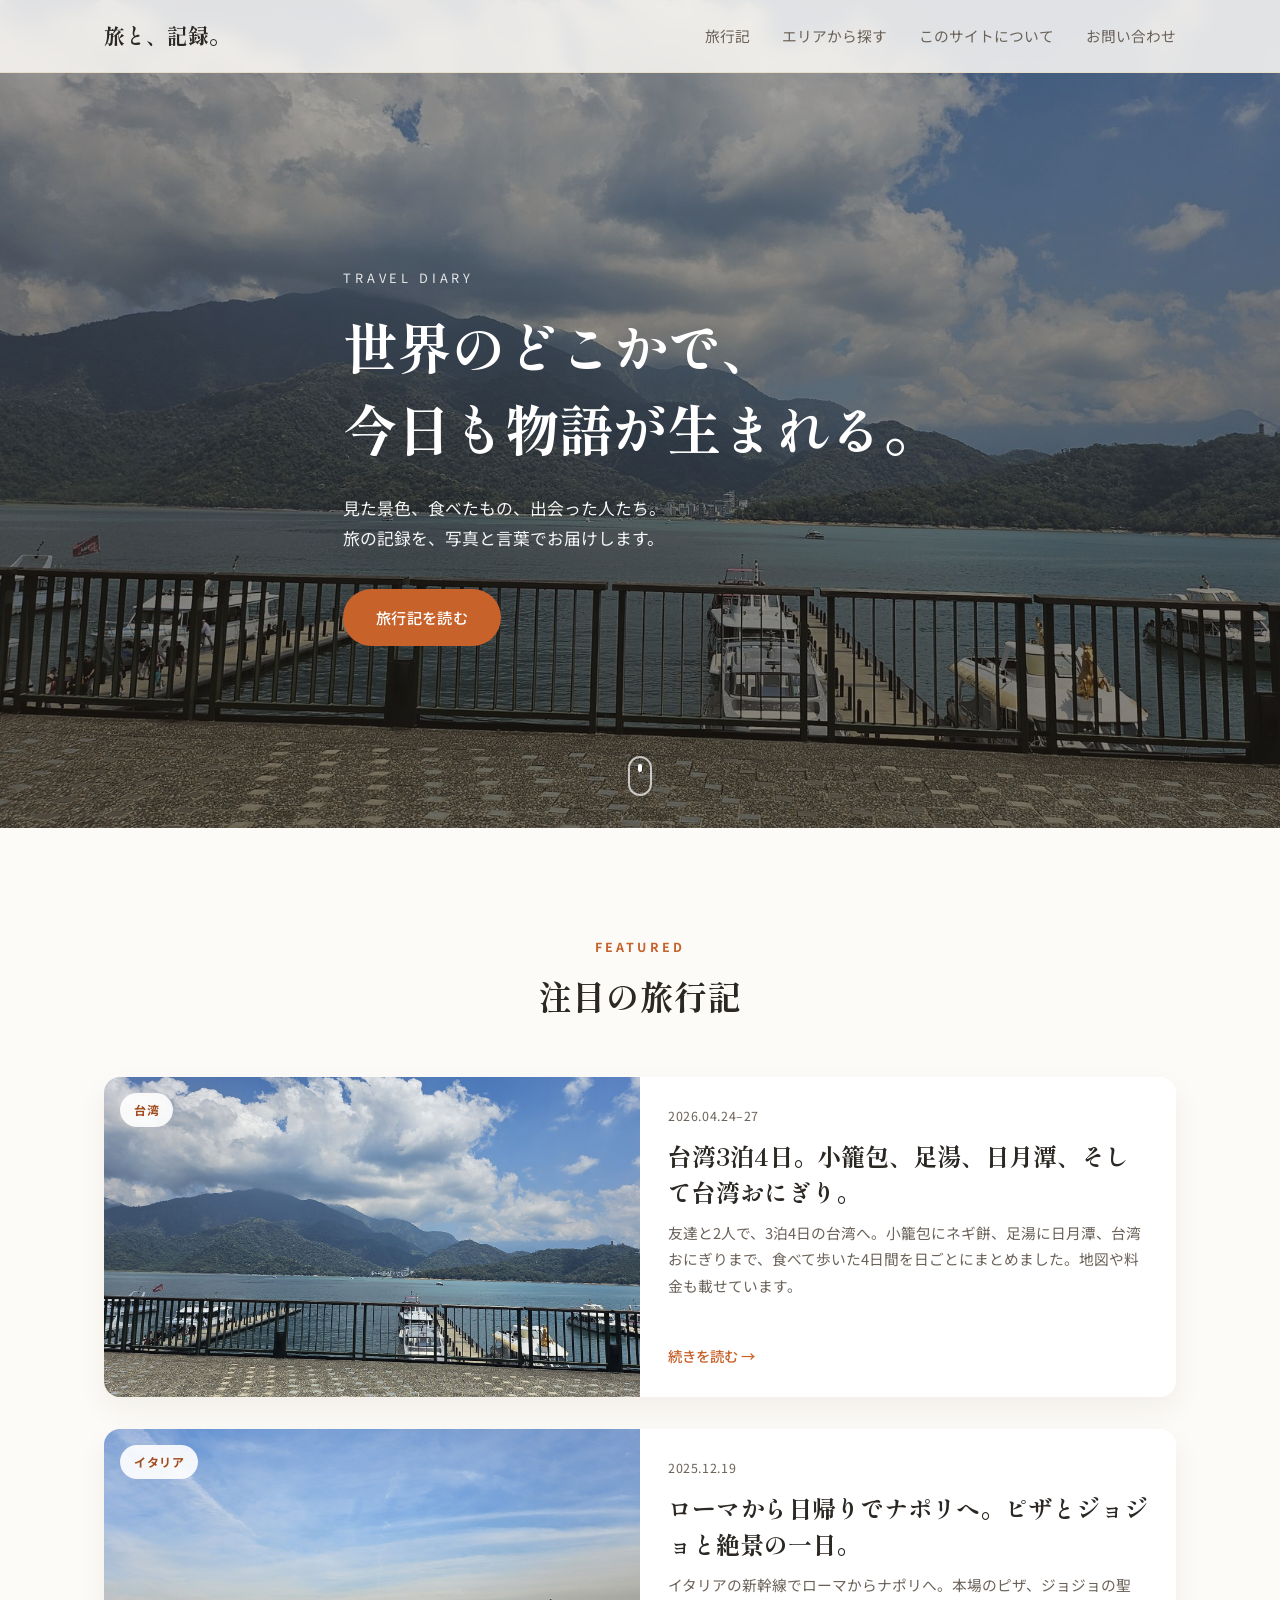
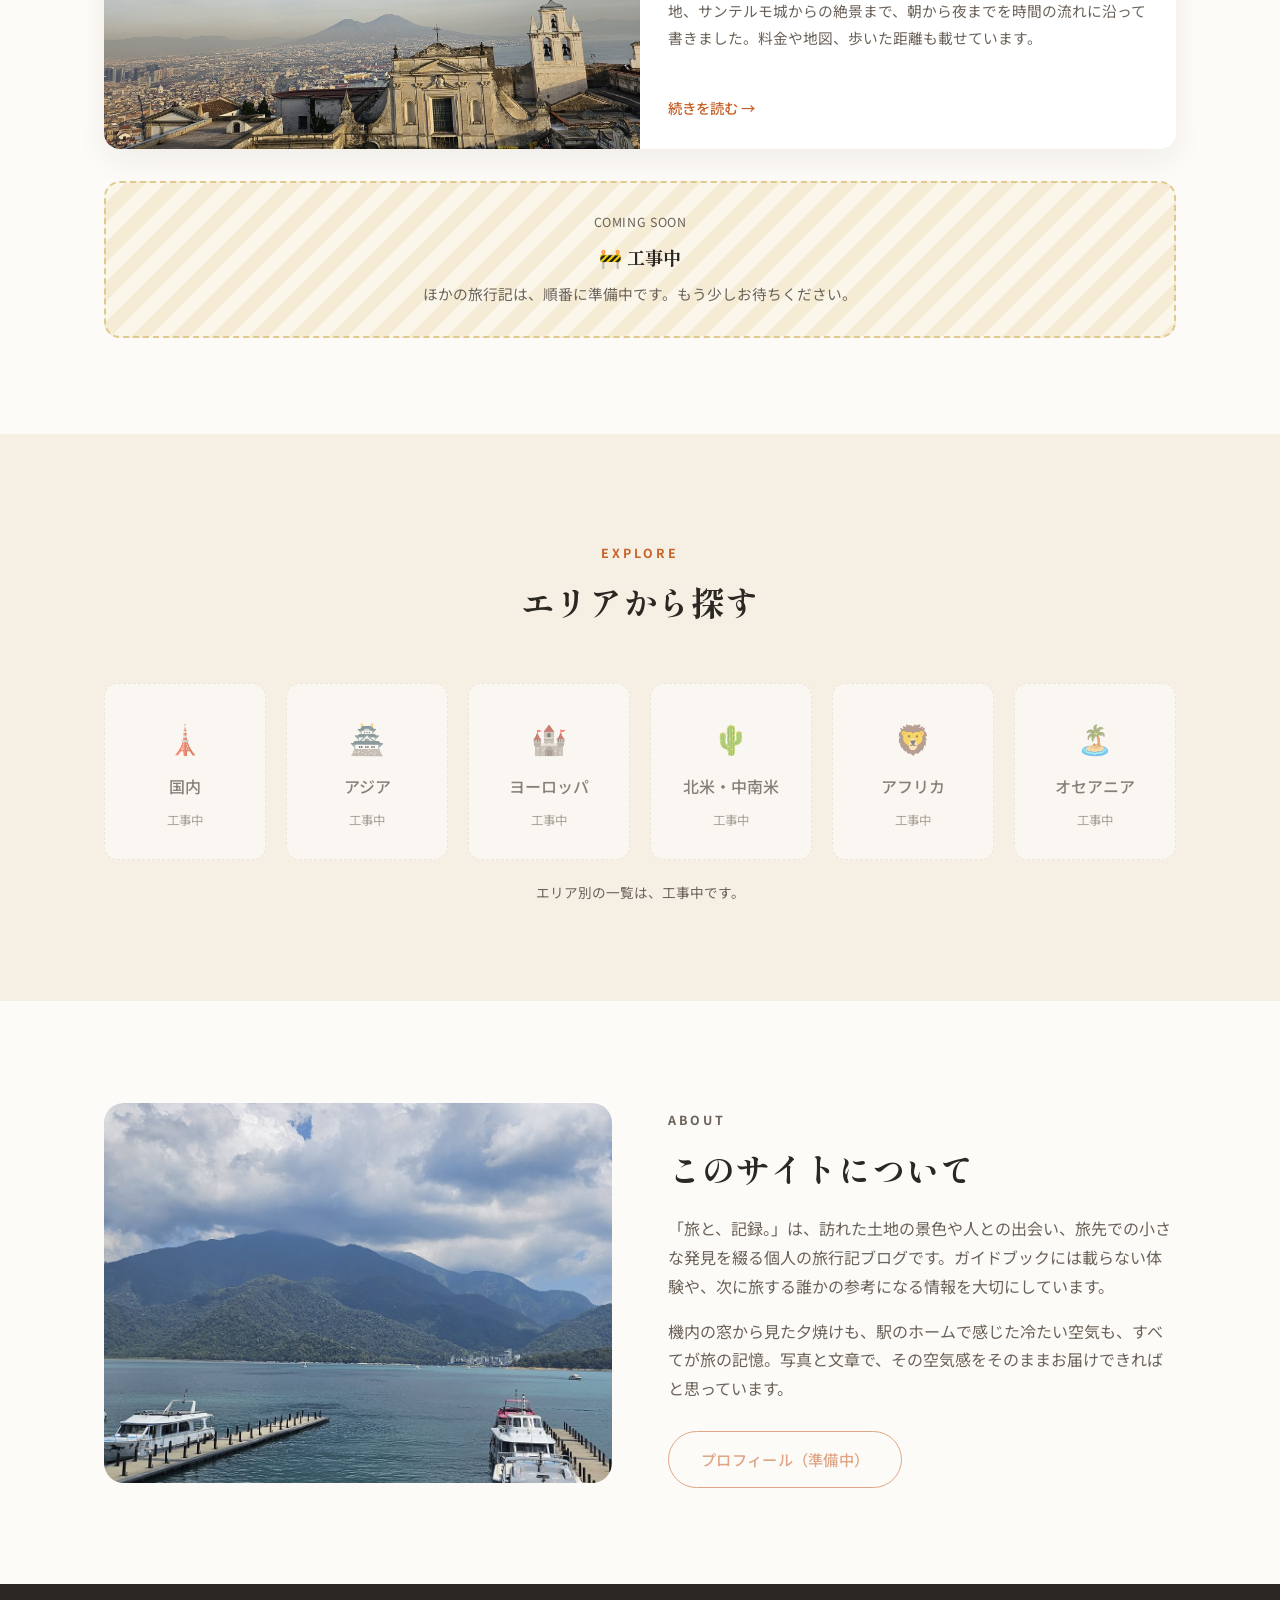
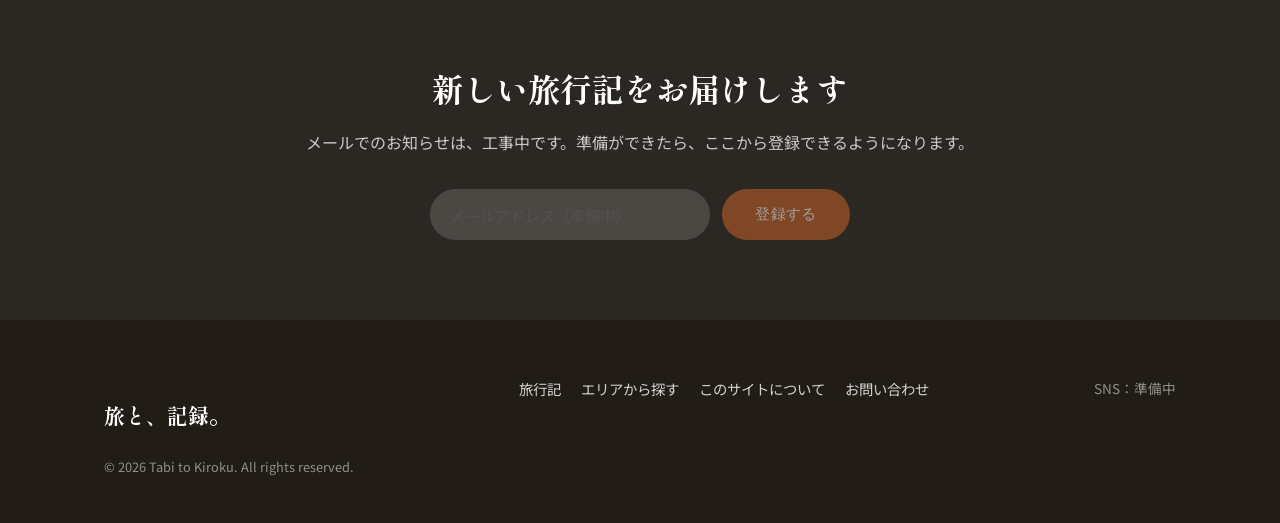
<file: index.html>
<!DOCTYPE html>
<html lang="ja">
<head>
<meta charset="UTF-8">
<meta name="viewport" content="width=device-width, initial-scale=1.0">
<title>旅と、記録。| 旅行記ブログ</title>
<link rel="preconnect" href="https://fonts.googleapis.com">
<link rel="preconnect" href="https://fonts.gstatic.com" crossorigin>
<link href="https://fonts.googleapis.com/css2?family=Shippori+Mincho:wght@500;700&family=Noto+Sans+JP:wght@400;500;700&display=swap" rel="stylesheet">
<link rel="stylesheet" href="css/style.css">
</head>
<body>

<header class="site-header">
  <div class="container header-inner">
    <a href="#top" class="logo">旅と、記録。</a>
    <nav class="nav" id="nav">
      <a href="#featured">旅行記</a>
      <a href="#destinations">エリアから探す</a>
      <a href="#about">このサイトについて</a>
      <a href="#contact">お問い合わせ</a>
    </nav>
    <button class="nav-toggle" id="navToggle" aria-label="メニューを開く" aria-expanded="false">
      <span></span><span></span><span></span>
    </button>
  </div>
</header>

<section class="hero" id="top">
  <div class="hero-bg" aria-hidden="true"></div>
  <div class="hero-content container">
    <p class="hero-eyebrow">TRAVEL DIARY</p>
    <h1>世界のどこかで、<br>今日も物語が生まれる。</h1>
    <p class="hero-lead">見た景色、食べたもの、出会った人たち。<br>旅の記録を、写真と言葉でお届けします。</p>
    <a href="#featured" class="btn btn-primary">旅行記を読む</a>
  </div>
  <a href="#featured" class="scroll-cue" aria-label="下にスクロール"><span></span></a>
</section>

<main>

  <section class="section" id="featured">
    <div class="container">
      <div class="section-head">
        <p class="section-eyebrow">FEATURED</p>
        <h2>注目の旅行記</h2>
      </div>

      <div class="card-grid">

        <article class="card card-large">
          <div class="card-media" style="background-image:url('images/Taiwan04/20260426_130929.jpg');">
            <span class="tag">台湾</span>
          </div>
          <div class="card-body">
            <p class="card-date">2026.04.24–27</p>
            <h3>台湾3泊4日。小籠包、足湯、日月潭、そして台湾おにぎり。</h3>
            <p class="card-excerpt">友達と2人で、3泊4日の台湾へ。小籠包にネギ餅、足湯に日月潭、台湾おにぎりまで、食べて歩いた4日間を日ごとにまとめました。地図や料金も載せています。</p>
            <a href="articles/taiwan04.html" class="card-link">続きを読む →</a>
          </div>
        </article>

        <article class="card card-large">
          <div class="card-media" style="background-image:url('images/Italy01/naples/20251219_150623.jpg');">
            <span class="tag">イタリア</span>
          </div>
          <div class="card-body">
            <p class="card-date">2025.12.19</p>
            <h3>ローマから日帰りでナポリへ。ピザとジョジョと絶景の一日。</h3>
            <p class="card-excerpt">イタリアの新幹線でローマからナポリへ。本場のピザ、ジョジョの聖地、サンテルモ城からの絶景まで、朝から夜までを時間の流れに沿って書きました。料金や地図、歩いた距離も載せています。</p>
            <a href="articles/italy01-naples.html" class="card-link">続きを読む →</a>
          </div>
        </article>

        <article class="card card-soon">
          <div class="card-body">
            <p class="card-date">COMING SOON</p>
            <h3>🚧 工事中</h3>
            <p class="card-excerpt">ほかの旅行記は、順番に準備中です。もう少しお待ちください。</p>
          </div>
        </article>

      </div>
    </div>
  </section>

  <section class="section section-alt" id="destinations">
    <div class="container">
      <div class="section-head">
        <p class="section-eyebrow">EXPLORE</p>
        <h2>エリアから探す</h2>
      </div>
      <div class="region-grid">
        <div class="region-card is-soon" aria-disabled="true">
          <span class="region-icon">🗼</span>
          <span class="region-name">国内</span>
          <span class="region-count">工事中</span>
        </div>
        <div class="region-card is-soon" aria-disabled="true">
          <span class="region-icon">🏯</span>
          <span class="region-name">アジア</span>
          <span class="region-count">工事中</span>
        </div>
        <div class="region-card is-soon" aria-disabled="true">
          <span class="region-icon">🏰</span>
          <span class="region-name">ヨーロッパ</span>
          <span class="region-count">工事中</span>
        </div>
        <div class="region-card is-soon" aria-disabled="true">
          <span class="region-icon">🌵</span>
          <span class="region-name">北米・中南米</span>
          <span class="region-count">工事中</span>
        </div>
        <div class="region-card is-soon" aria-disabled="true">
          <span class="region-icon">🦁</span>
          <span class="region-name">アフリカ</span>
          <span class="region-count">工事中</span>
        </div>
        <div class="region-card is-soon" aria-disabled="true">
          <span class="region-icon">🏝️</span>
          <span class="region-name">オセアニア</span>
          <span class="region-count">工事中</span>
        </div>
      </div>
      <p class="soon-note">エリア別の一覧は、工事中です。</p>
    </div>
  </section>

  <section class="section about" id="about">
    <div class="container about-inner">
      <div class="about-photo" style="background-image:url('images/Taiwan04/20260426_130937.jpg');"></div>
      <div class="about-text">
        <p class="section-eyebrow">ABOUT</p>
        <h2>このサイトについて</h2>
        <p>「旅と、記録。」は、訪れた土地の景色や人との出会い、旅先での小さな発見を綴る個人の旅行記ブログです。ガイドブックには載らない体験や、次に旅する誰かの参考になる情報を大切にしています。</p>
        <p>機内の窓から見た夕焼けも、駅のホームで感じた冷たい空気も、すべてが旅の記憶。写真と文章で、その空気感をそのままお届けできればと思っています。</p>
        <span class="btn btn-outline is-disabled" aria-disabled="true">プロフィール（準備中）</span>
      </div>
    </div>
  </section>

  <section class="newsletter" id="contact">
    <div class="container newsletter-inner">
      <h2>新しい旅行記をお届けします</h2>
      <p>メールでのお知らせは、工事中です。準備ができたら、ここから登録できるようになります。</p>
      <form class="newsletter-form" onsubmit="return false;">
        <input type="email" placeholder="メールアドレス（準備中）" aria-label="メールアドレス" disabled>
        <button type="submit" class="btn btn-primary" disabled>登録する</button>
      </form>
    </div>
  </section>

</main>

<footer class="site-footer">
  <div class="container footer-inner">
    <div>
      <p class="logo">旅と、記録。</p>
      <p class="footer-note">© 2026 Tabi to Kiroku. All rights reserved.</p>
    </div>
    <div class="footer-links">
      <a href="#featured">旅行記</a>
      <a href="#destinations">エリアから探す</a>
      <a href="#about">このサイトについて</a>
      <a href="#contact">お問い合わせ</a>
    </div>
    <div class="footer-social">
      <span class="footer-soon">SNS：準備中</span>
    </div>
  </div>
</footer>

<script src="js/main.js"></script>
</body>
</html>
</file>
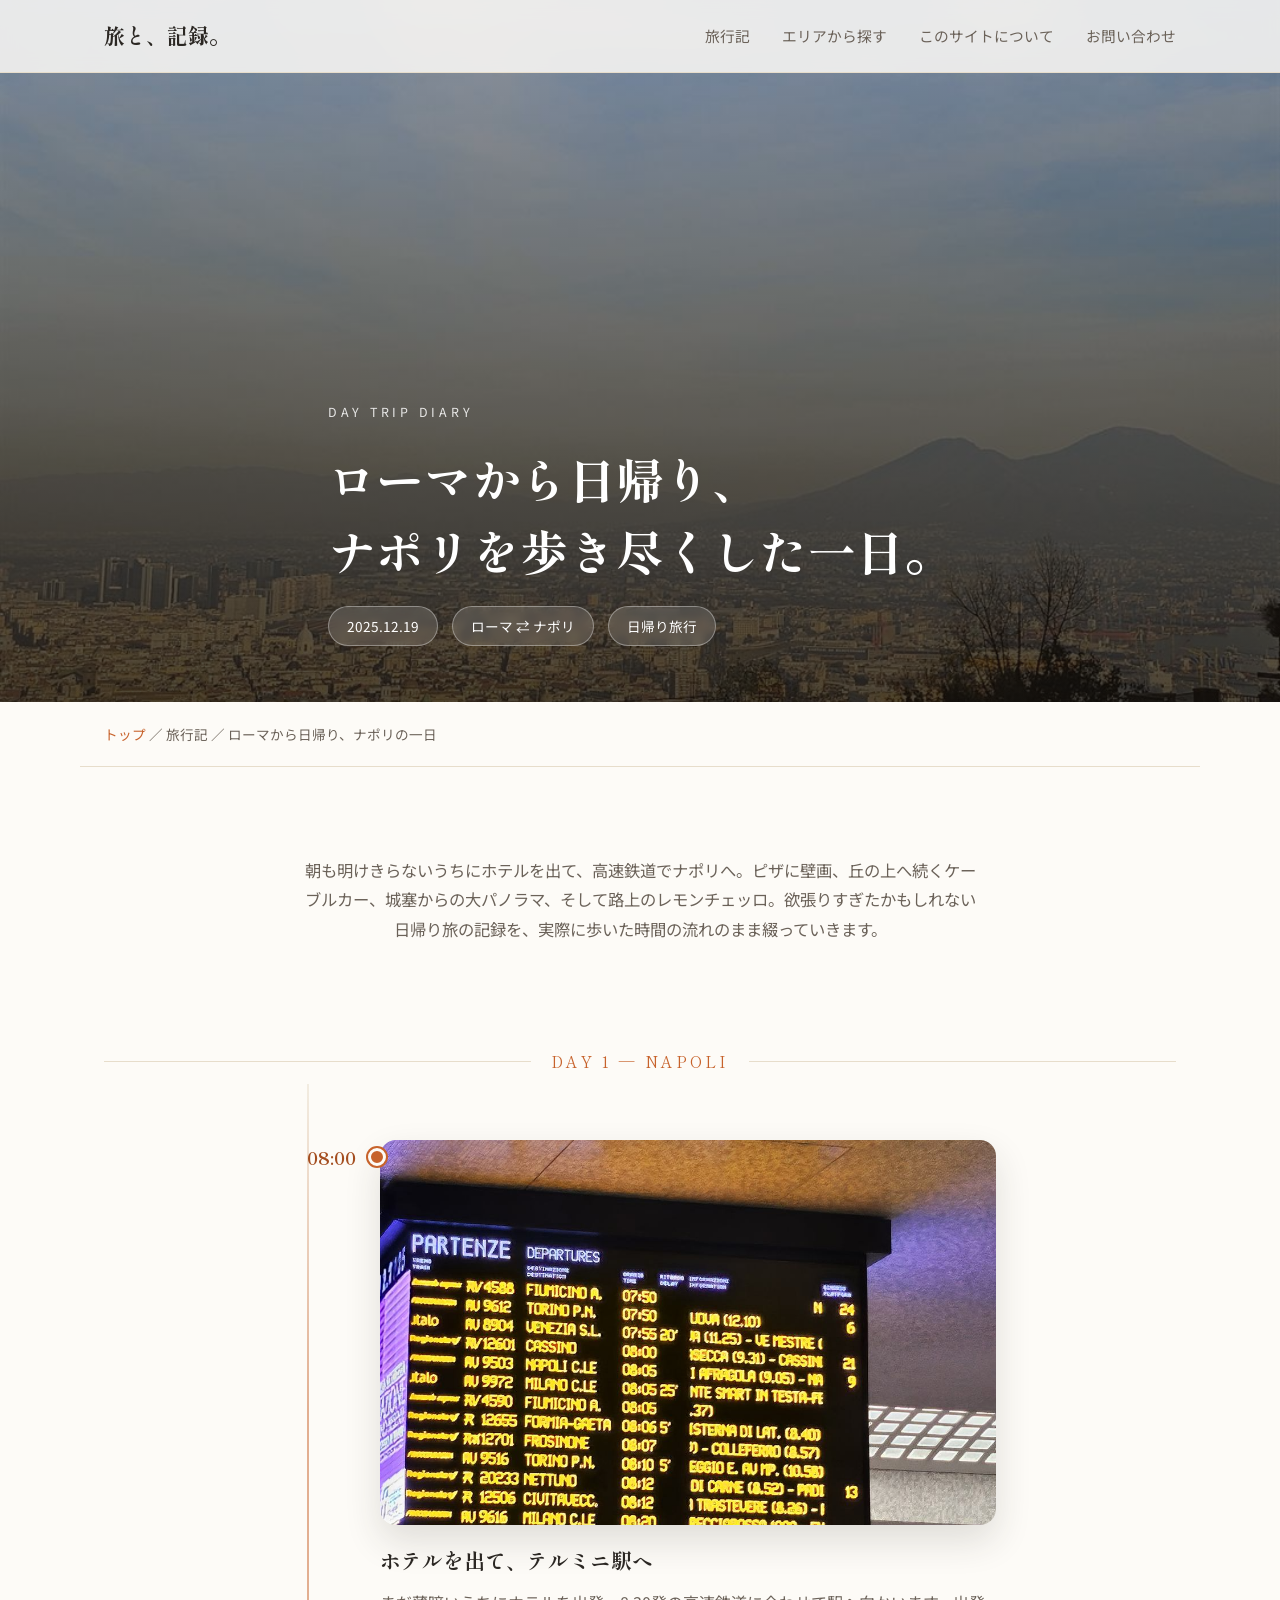
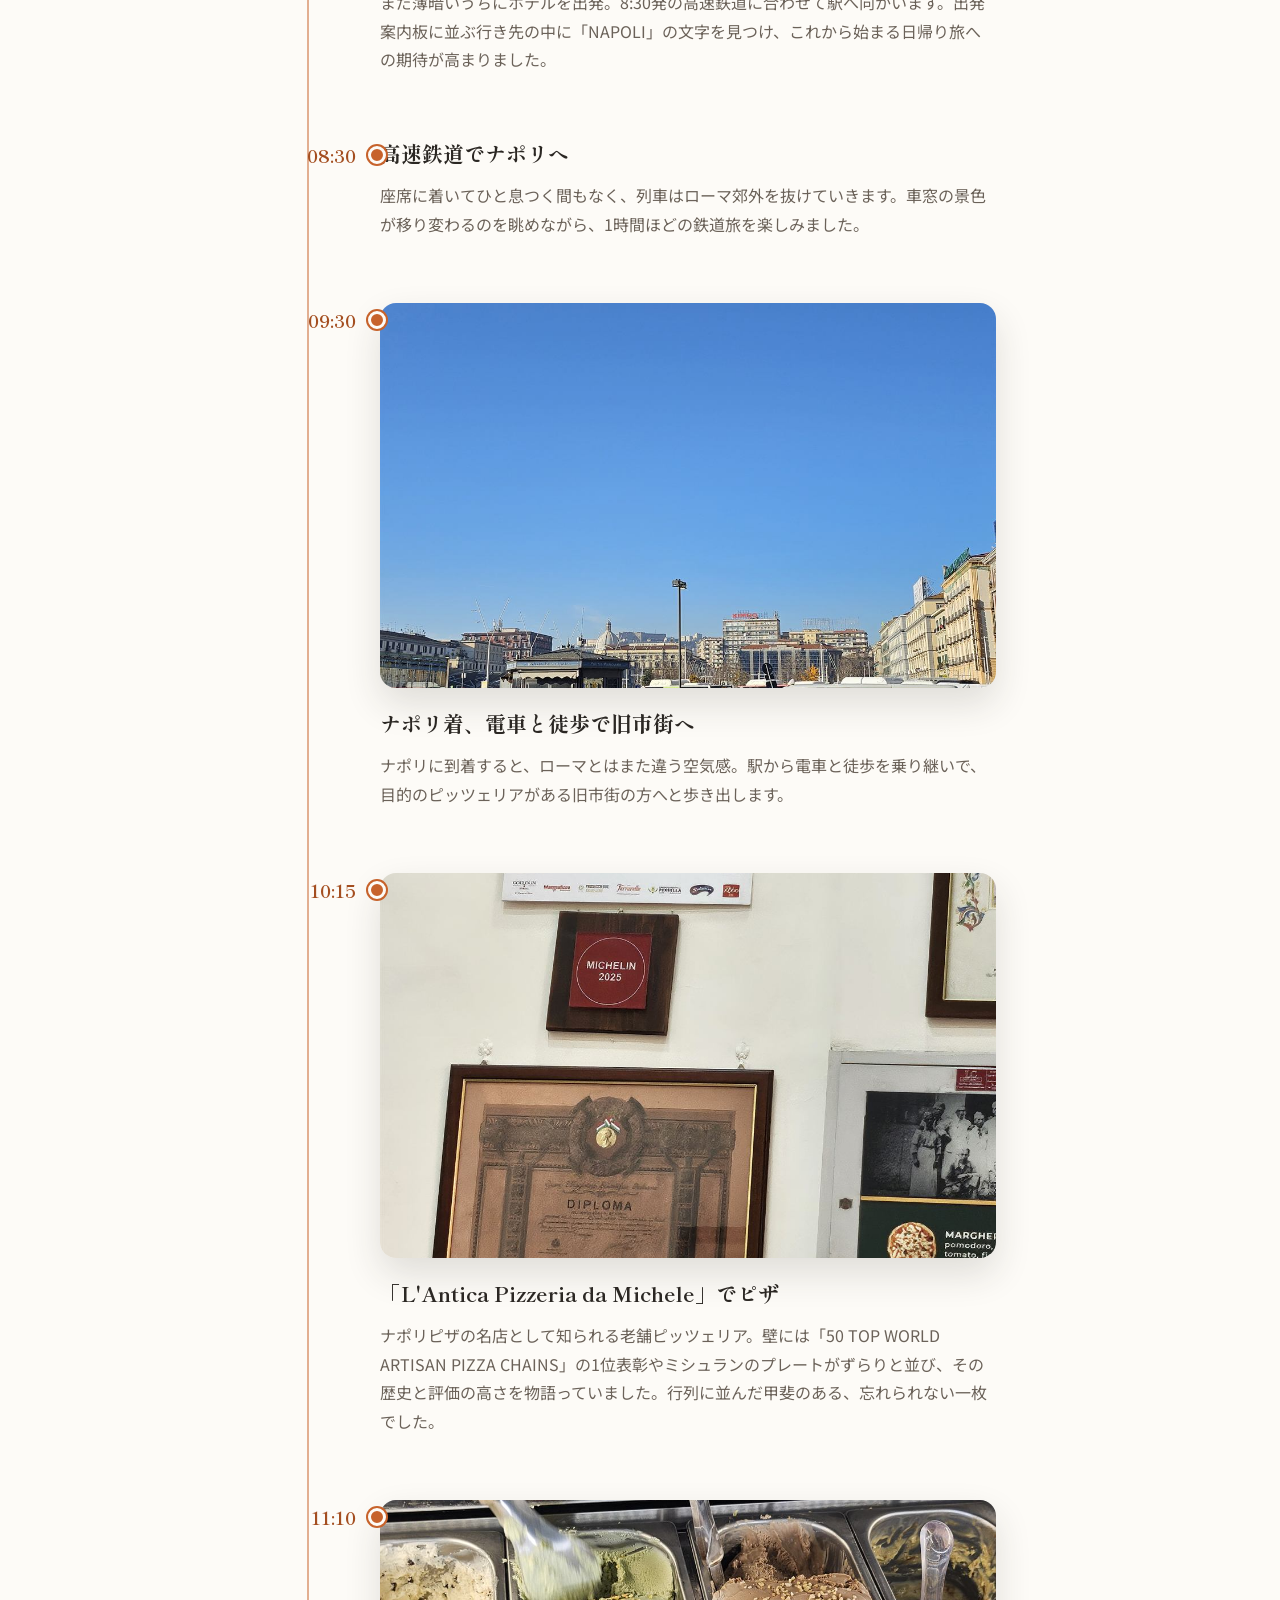
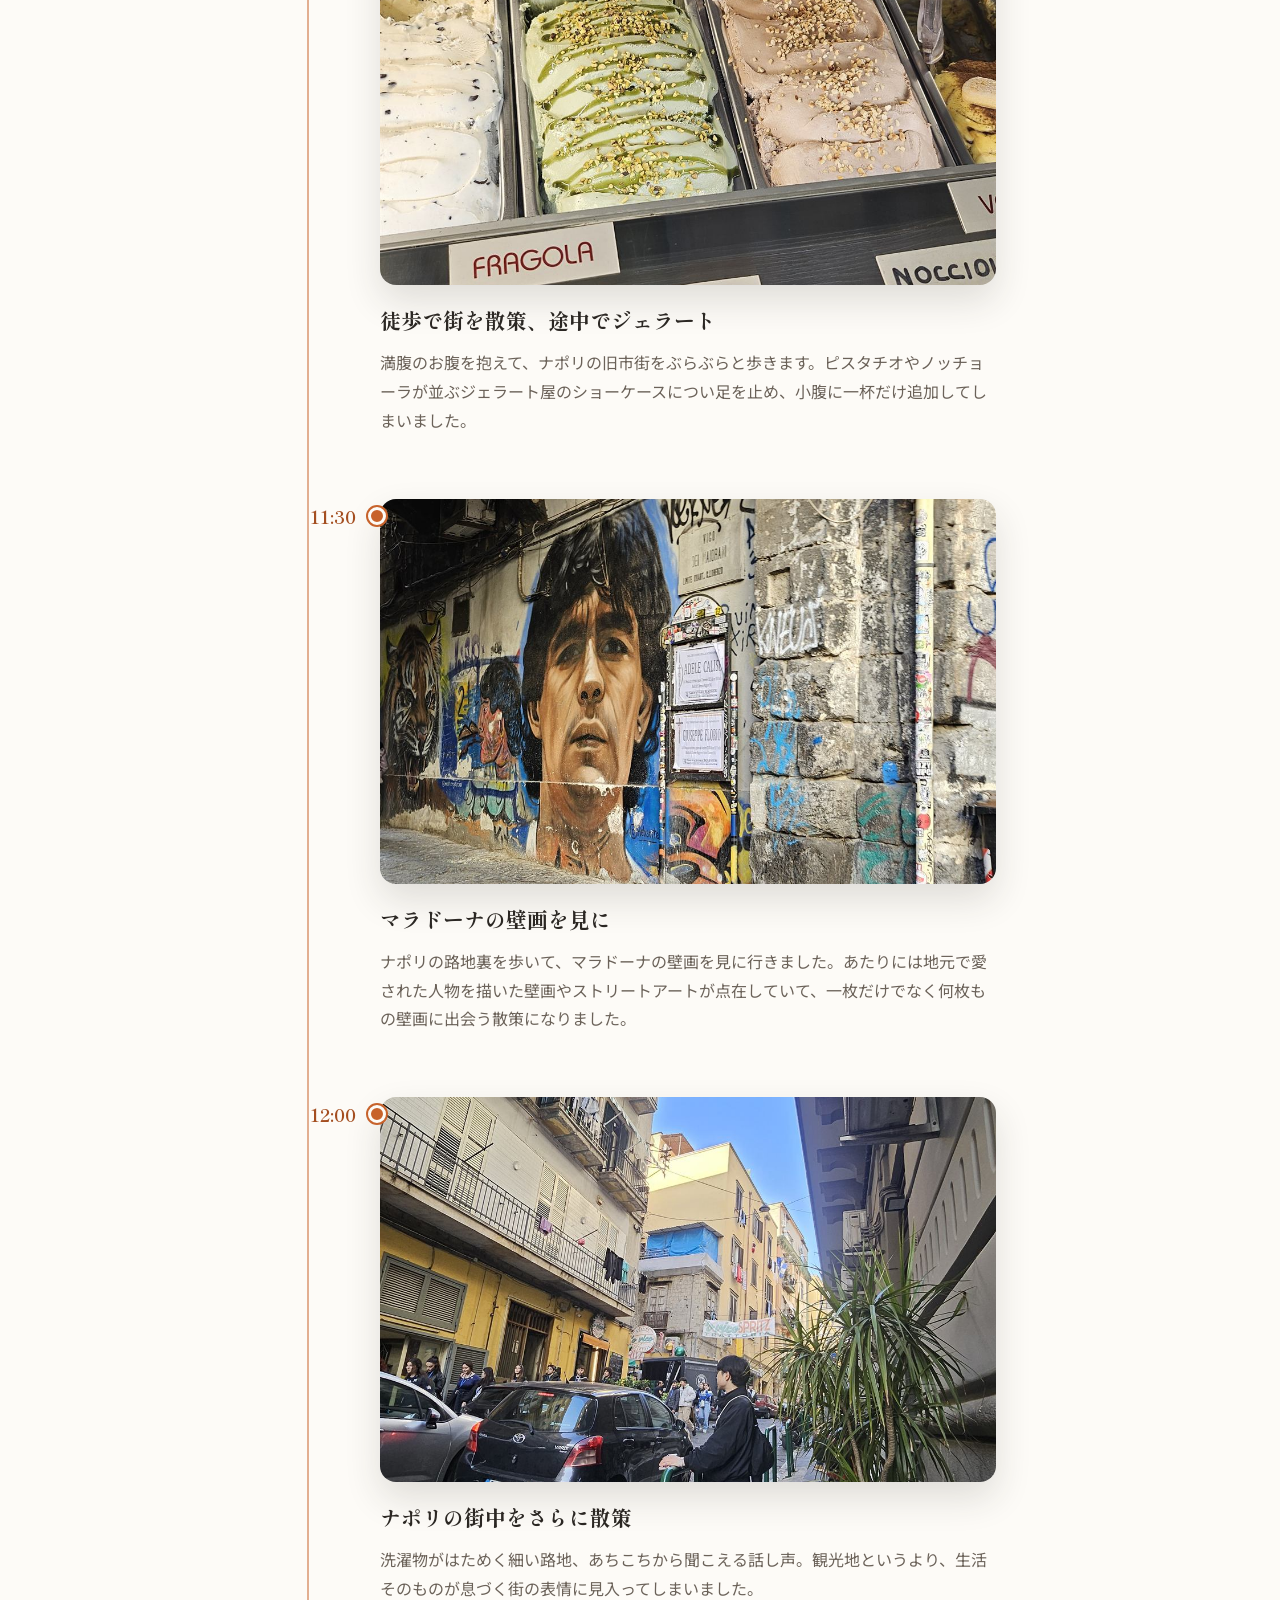
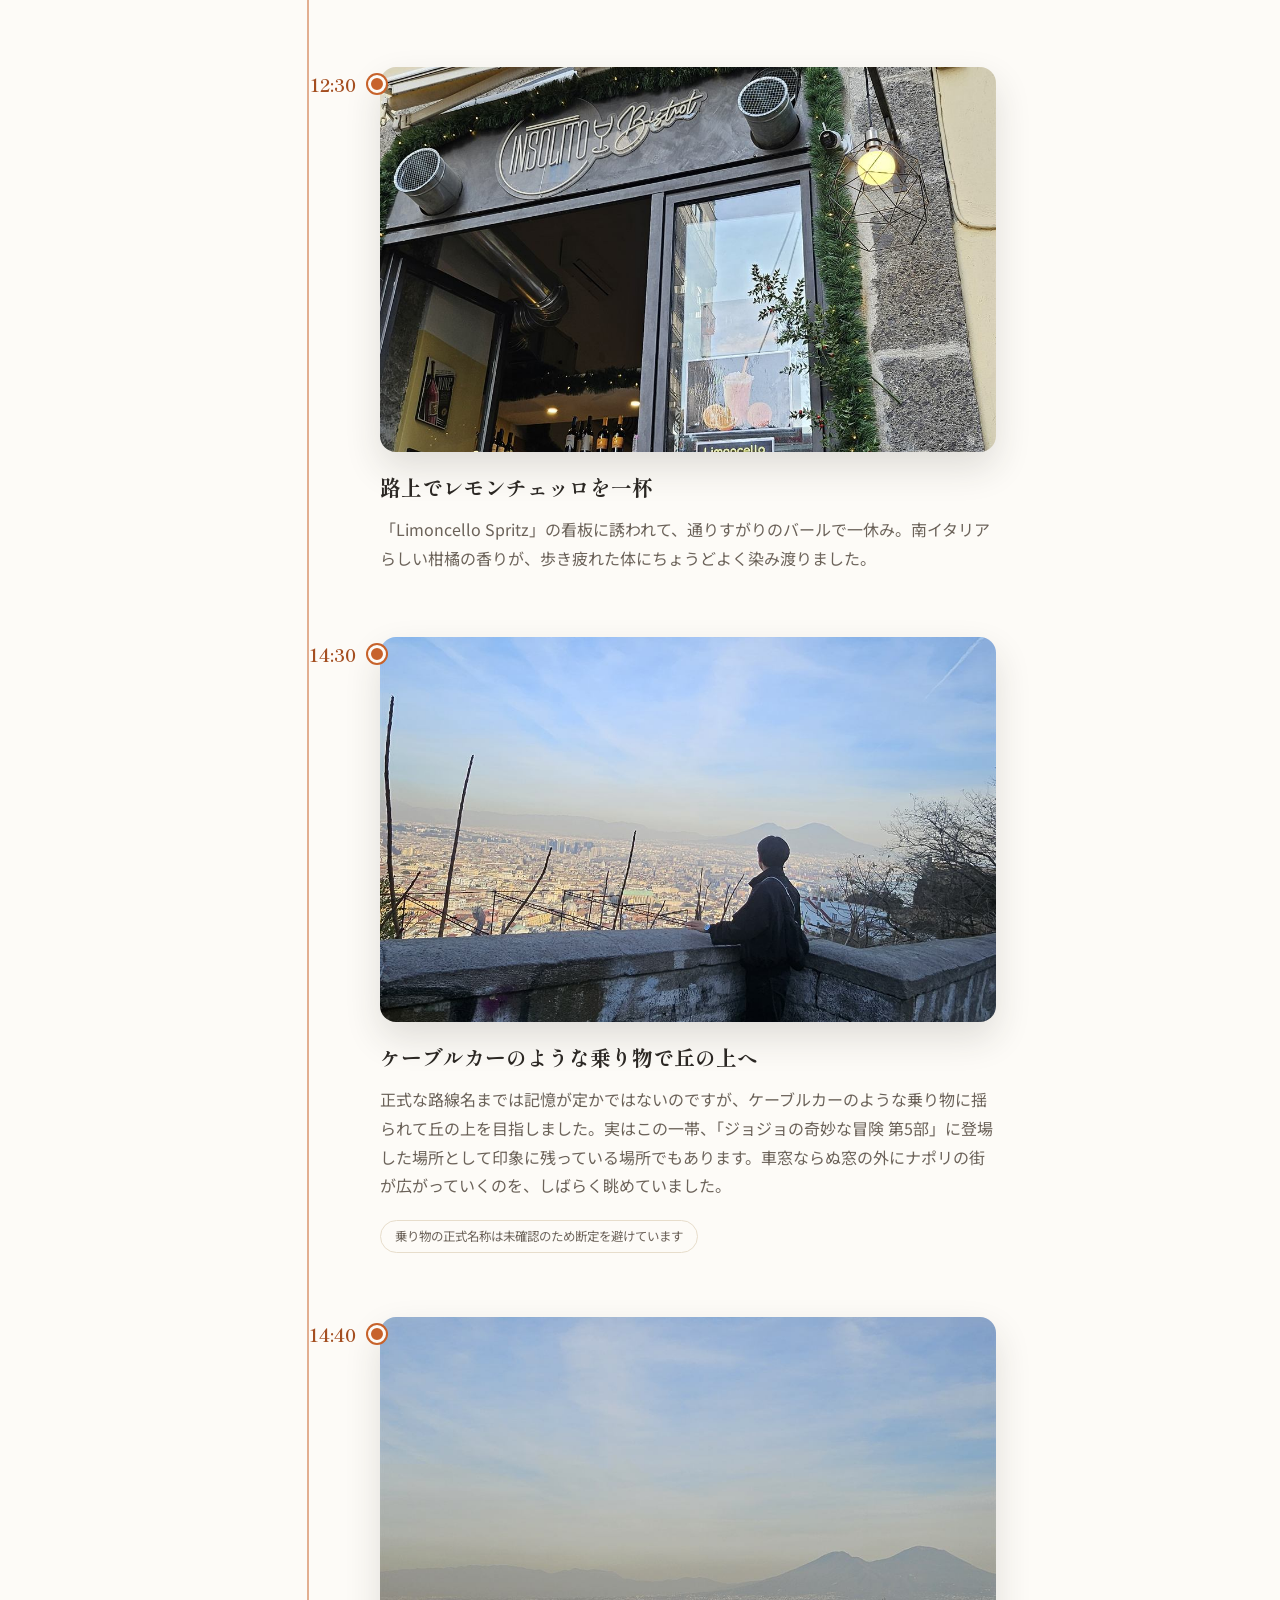
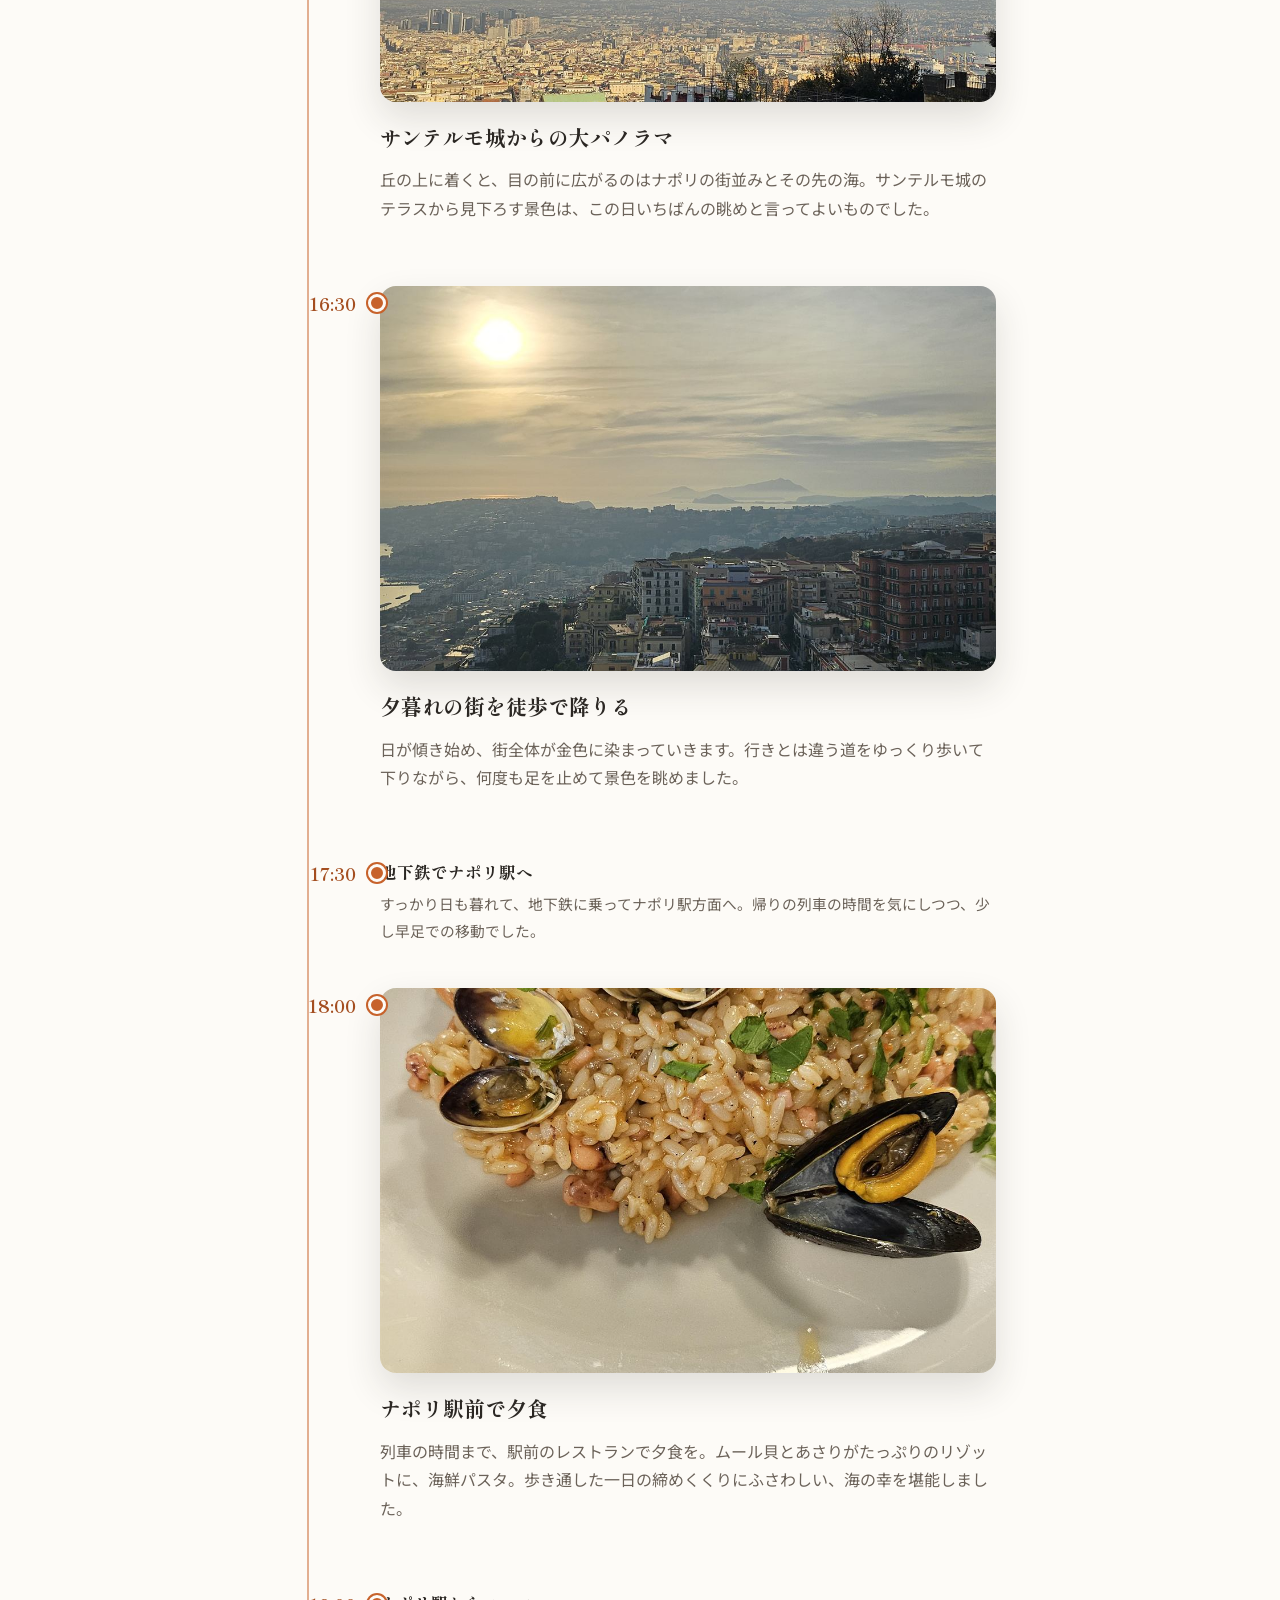
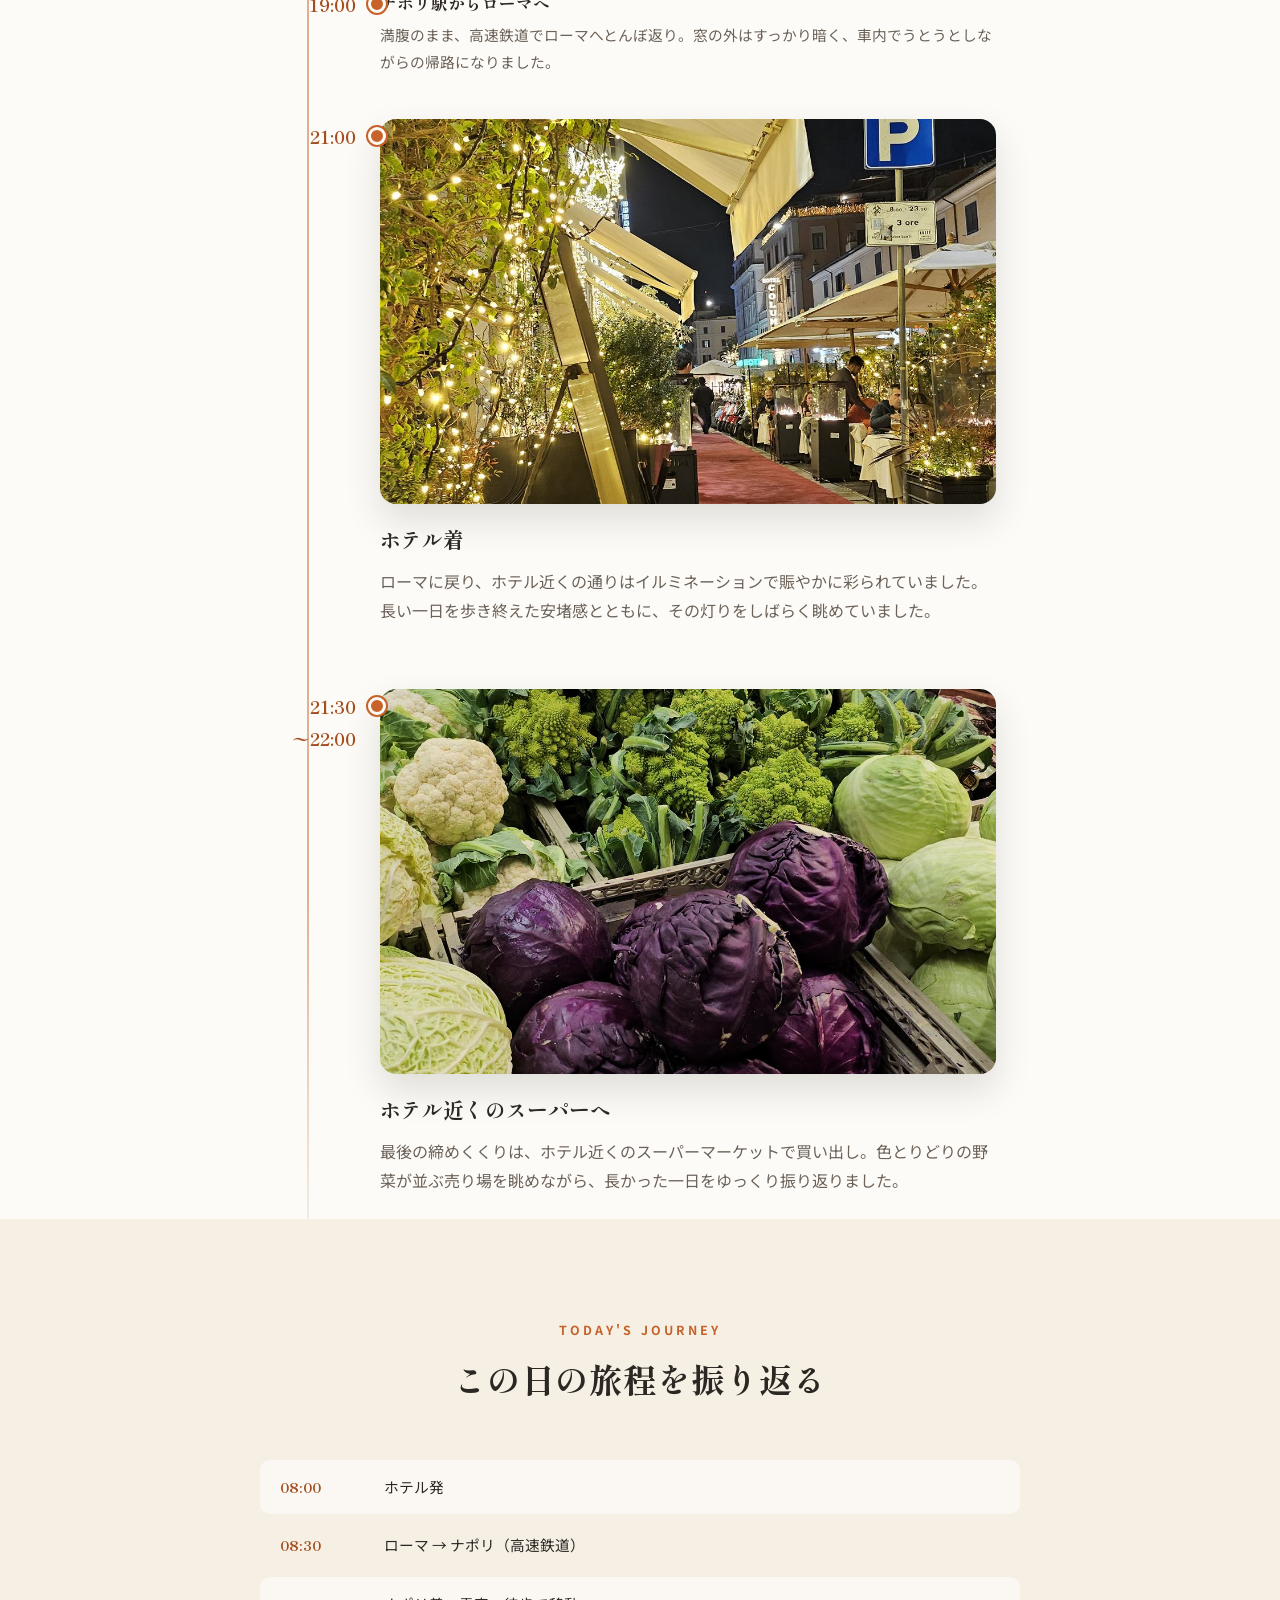
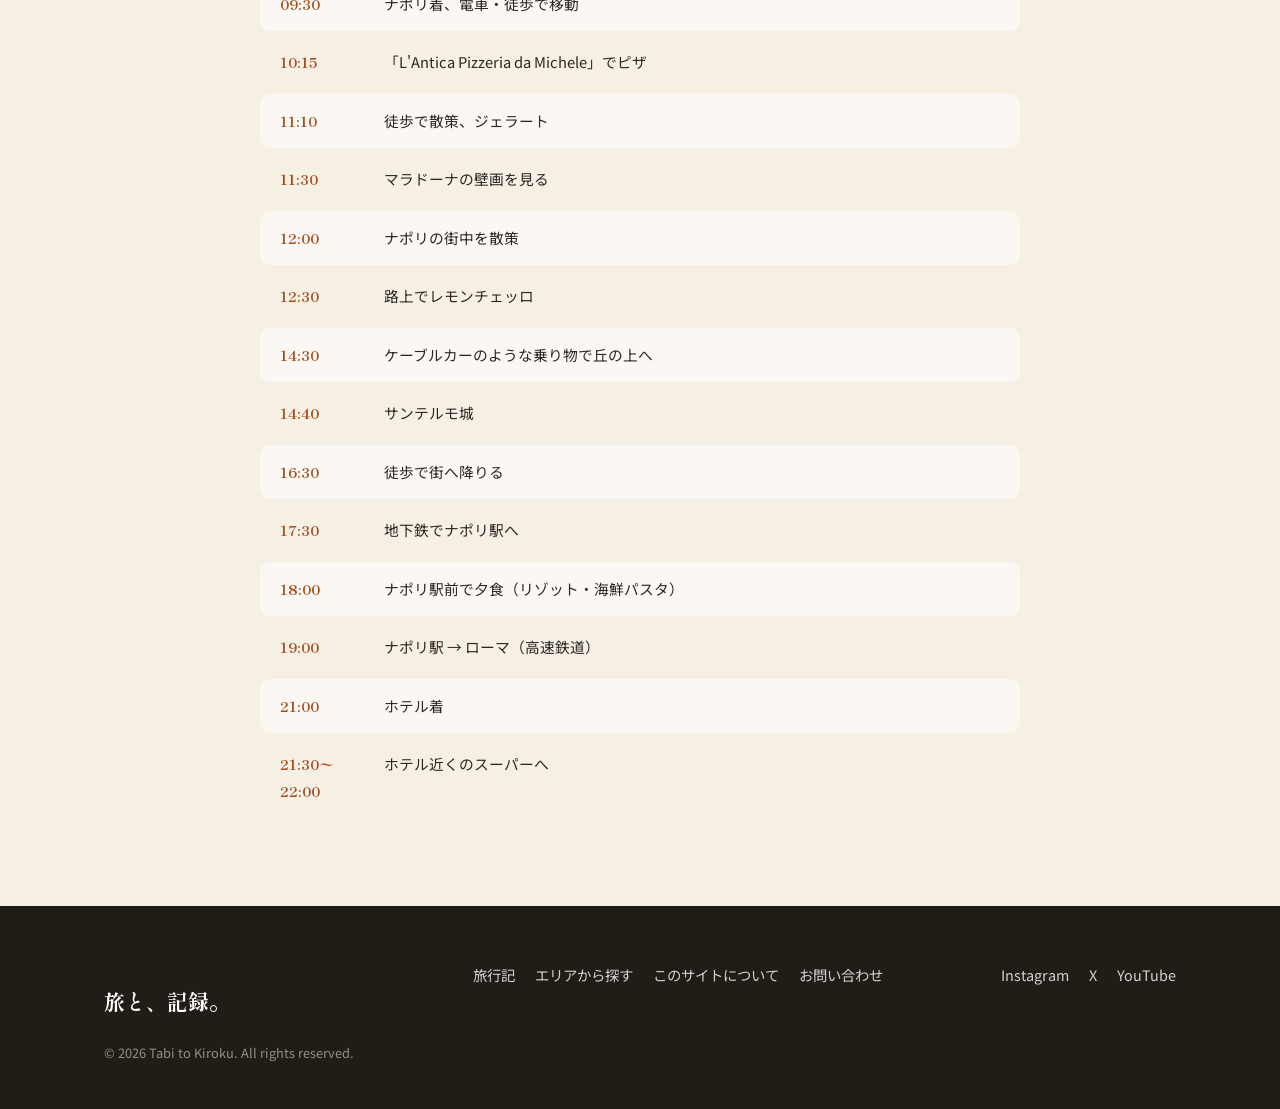
<file: naples.html>
<!DOCTYPE html>
<html lang="ja">
<head>
<meta charset="UTF-8">
<meta name="viewport" content="width=device-width, initial-scale=1.0">
<title>ローマから日帰り、ナポリの一日。| 旅と、記録。</title>
<link rel="preconnect" href="https://fonts.googleapis.com">
<link rel="preconnect" href="https://fonts.gstatic.com" crossorigin>
<link href="https://fonts.googleapis.com/css2?family=Shippori+Mincho:wght@500;700&family=Noto+Sans+JP:wght@400;500;700&display=swap" rel="stylesheet">
<link rel="stylesheet" href="../css/style.css">
</head>
<body>

<header class="site-header">
  <div class="container header-inner">
    <a href="../index.html#top" class="logo">旅と、記録。</a>
    <nav class="nav" id="nav">
      <a href="../index.html#featured">旅行記</a>
      <a href="../index.html#destinations">エリアから探す</a>
      <a href="../index.html#about">このサイトについて</a>
      <a href="../index.html#contact">お問い合わせ</a>
    </nav>
    <button class="nav-toggle" id="navToggle" aria-label="メニューを開く" aria-expanded="false">
      <span></span><span></span><span></span>
    </button>
  </div>
</header>

<section class="article-hero">
  <div class="article-hero-bg" style="background-image:url('../images/naples/web/20251219_145046.jpg');"></div>
  <div class="article-hero-content container">
    <p class="article-eyebrow">DAY TRIP DIARY</p>
    <h1>ローマから日帰り、<br>ナポリを歩き尽くした一日。</h1>
    <div class="article-meta">
      <span>2025.12.19</span>
      <span>ローマ ⇄ ナポリ</span>
      <span>日帰り旅行</span>
    </div>
  </div>
</section>

<p class="container article-breadcrumb"><a href="../index.html">トップ</a> ／ 旅行記 ／ ローマから日帰り、ナポリの一日</p>

<section class="article-intro container">
  <div class="article-prose">
    <p>朝も明けきらないうちにホテルを出て、高速鉄道でナポリへ。ピザに壁画、丘の上へ続くケーブルカー、城塞からの大パノラマ、そして路上のレモンチェッロ。欲張りすぎたかもしれない日帰り旅の記録を、実際に歩いた時間の流れのまま綴っていきます。</p>
  </div>
</section>

<div class="chapter-marker"><span>DAY 1 — NAPOLI</span></div>

<div class="timeline">

  <div class="timeline-item timeline-item--feature">
    <div class="timeline-time">08:00</div>
    <div class="timeline-card">
      <div class="timeline-photo" style="background-image:url('../images/naples/web/20251219_075214.jpg');"></div>
      <h3>ホテルを出て、テルミニ駅へ</h3>
      <p>まだ薄暗いうちにホテルを出発。8:30発の高速鉄道に合わせて駅へ向かいます。出発案内板に並ぶ行き先の中に「NAPOLI」の文字を見つけ、これから始まる日帰り旅への期待が高まりました。</p>
    </div>
  </div>

  <div class="timeline-item">
    <div class="timeline-time">08:30</div>
    <div class="timeline-card">
      <h3>高速鉄道でナポリへ</h3>
      <p>座席に着いてひと息つく間もなく、列車はローマ郊外を抜けていきます。車窓の景色が移り変わるのを眺めながら、1時間ほどの鉄道旅を楽しみました。</p>
    </div>
  </div>

  <div class="timeline-item timeline-item--feature">
    <div class="timeline-time">09:30</div>
    <div class="timeline-card">
      <div class="timeline-photo" style="background-image:url('../images/naples/web/20251219_094433.jpg');"></div>
      <h3>ナポリ着、電車と徒歩で旧市街へ</h3>
      <p>ナポリに到着すると、ローマとはまた違う空気感。駅から電車と徒歩を乗り継いで、目的のピッツェリアがある旧市街の方へと歩き出します。</p>
    </div>
  </div>

  <div class="timeline-item timeline-item--feature">
    <div class="timeline-time">10:15</div>
    <div class="timeline-card">
      <div class="timeline-photo" style="background-image:url('../images/naples/web/20251219_102523.jpg');"></div>
      <h3>「L'Antica Pizzeria da Michele」でピザ</h3>
      <p>ナポリピザの名店として知られる老舗ピッツェリア。壁には「50 TOP WORLD ARTISAN PIZZA CHAINS」の1位表彰やミシュランのプレートがずらりと並び、その歴史と評価の高さを物語っていました。行列に並んだ甲斐のある、忘れられない一枚でした。</p>
    </div>
  </div>

  <div class="timeline-item timeline-item--feature">
    <div class="timeline-time">11:10</div>
    <div class="timeline-card">
      <div class="timeline-photo" style="background-image:url('../images/naples/web/20251219_113946.jpg');"></div>
      <h3>徒歩で街を散策、途中でジェラート</h3>
      <p>満腹のお腹を抱えて、ナポリの旧市街をぶらぶらと歩きます。ピスタチオやノッチョーラが並ぶジェラート屋のショーケースについ足を止め、小腹に一杯だけ追加してしまいました。</p>
    </div>
  </div>

  <div class="timeline-item timeline-item--feature">
    <div class="timeline-time">11:30</div>
    <div class="timeline-card">
      <div class="timeline-photo" style="background-image:url('../images/naples/web/20251219_113159.jpg');"></div>
      <h3>マラドーナの壁画を見に</h3>
      <p>ナポリの路地裏を歩いて、マラドーナの壁画を見に行きました。あたりには地元で愛された人物を描いた壁画やストリートアートが点在していて、一枚だけでなく何枚もの壁画に出会う散策になりました。</p>
    </div>
  </div>

  <div class="timeline-item timeline-item--feature">
    <div class="timeline-time">12:00</div>
    <div class="timeline-card">
      <div class="timeline-photo" style="background-image:url('../images/naples/web/20251219_110804.jpg');"></div>
      <h3>ナポリの街中をさらに散策</h3>
      <p>洗濯物がはためく細い路地、あちこちから聞こえる話し声。観光地というより、生活そのものが息づく街の表情に見入ってしまいました。</p>
    </div>
  </div>

  <div class="timeline-item timeline-item--feature">
    <div class="timeline-time">12:30</div>
    <div class="timeline-card">
      <div class="timeline-photo" style="background-image:url('../images/naples/web/20251219_134710.jpg');"></div>
      <h3>路上でレモンチェッロを一杯</h3>
      <p>「Limoncello Spritz」の看板に誘われて、通りすがりのバールで一休み。南イタリアらしい柑橘の香りが、歩き疲れた体にちょうどよく染み渡りました。</p>
    </div>
  </div>

  <div class="timeline-item timeline-item--feature">
    <div class="timeline-time">14:30</div>
    <div class="timeline-card">
      <div class="timeline-photo" style="background-image:url('../images/naples/web/20251219_144048.jpg');"></div>
      <h3>ケーブルカーのような乗り物で丘の上へ</h3>
      <p>正式な路線名までは記憶が定かではないのですが、ケーブルカーのような乗り物に揺られて丘の上を目指しました。実はこの一帯、「ジョジョの奇妙な冒険 第5部」に登場した場所として印象に残っている場所でもあります。車窓ならぬ窓の外にナポリの街が広がっていくのを、しばらく眺めていました。</p>
      <span class="timeline-note">乗り物の正式名称は未確認のため断定を避けています</span>
    </div>
  </div>

  <div class="timeline-item timeline-item--feature">
    <div class="timeline-time">14:40</div>
    <div class="timeline-card">
      <div class="timeline-photo" style="background-image:url('../images/naples/web/20251219_145046.jpg');"></div>
      <h3>サンテルモ城からの大パノラマ</h3>
      <p>丘の上に着くと、目の前に広がるのはナポリの街並みとその先の海。サンテルモ城のテラスから見下ろす景色は、この日いちばんの眺めと言ってよいものでした。</p>
    </div>
  </div>

  <div class="timeline-item timeline-item--feature">
    <div class="timeline-time">16:30</div>
    <div class="timeline-card">
      <div class="timeline-photo" style="background-image:url('../images/naples/web/20251219_152212.jpg');"></div>
      <h3>夕暮れの街を徒歩で降りる</h3>
      <p>日が傾き始め、街全体が金色に染まっていきます。行きとは違う道をゆっくり歩いて下りながら、何度も足を止めて景色を眺めました。</p>
    </div>
  </div>

  <div class="timeline-item timeline-item--compact">
    <div class="timeline-time">17:30</div>
    <div class="timeline-card">
      <h3>地下鉄でナポリ駅へ</h3>
      <p>すっかり日も暮れて、地下鉄に乗ってナポリ駅方面へ。帰りの列車の時間を気にしつつ、少し早足での移動でした。</p>
    </div>
  </div>

  <div class="timeline-item timeline-item--feature">
    <div class="timeline-time">18:00</div>
    <div class="timeline-card">
      <div class="timeline-photo" style="background-image:url('../images/naples/web/20251219_175901.jpg');"></div>
      <h3>ナポリ駅前で夕食</h3>
      <p>列車の時間まで、駅前のレストランで夕食を。ムール貝とあさりがたっぷりのリゾットに、海鮮パスタ。歩き通した一日の締めくくりにふさわしい、海の幸を堪能しました。</p>
    </div>
  </div>

  <div class="timeline-item timeline-item--compact">
    <div class="timeline-time">19:00</div>
    <div class="timeline-card">
      <h3>ナポリ駅からローマへ</h3>
      <p>満腹のまま、高速鉄道でローマへとんぼ返り。窓の外はすっかり暗く、車内でうとうとしながらの帰路になりました。</p>
    </div>
  </div>

  <div class="timeline-item timeline-item--feature">
    <div class="timeline-time">21:00</div>
    <div class="timeline-card">
      <div class="timeline-photo" style="background-image:url('../images/naples/web/20251219_214411.jpg');"></div>
      <h3>ホテル着</h3>
      <p>ローマに戻り、ホテル近くの通りはイルミネーションで賑やかに彩られていました。長い一日を歩き終えた安堵感とともに、その灯りをしばらく眺めていました。</p>
    </div>
  </div>

  <div class="timeline-item timeline-item--feature">
    <div class="timeline-time">21:30<br>〜22:00</div>
    <div class="timeline-card">
      <div class="timeline-photo" style="background-image:url('../images/naples/web/20251219_210824.jpg');"></div>
      <h3>ホテル近くのスーパーへ</h3>
      <p>最後の締めくくりは、ホテル近くのスーパーマーケットで買い出し。色とりどりの野菜が並ぶ売り場を眺めながら、長かった一日をゆっくり振り返りました。</p>
    </div>
  </div>

</div>

<section class="journey-summary">
  <div class="container">
    <div class="section-head">
      <p class="section-eyebrow">TODAY'S JOURNEY</p>
      <h2>この日の旅程を振り返る</h2>
    </div>
    <div class="journey-list">
      <div class="journey-row"><time>08:00</time><span>ホテル発</span></div>
      <div class="journey-row"><time>08:30</time><span>ローマ → ナポリ（高速鉄道）</span></div>
      <div class="journey-row"><time>09:30</time><span>ナポリ着、電車・徒歩で移動</span></div>
      <div class="journey-row"><time>10:15</time><span>「L'Antica Pizzeria da Michele」でピザ</span></div>
      <div class="journey-row"><time>11:10</time><span>徒歩で散策、ジェラート</span></div>
      <div class="journey-row"><time>11:30</time><span>マラドーナの壁画を見る</span></div>
      <div class="journey-row"><time>12:00</time><span>ナポリの街中を散策</span></div>
      <div class="journey-row"><time>12:30</time><span>路上でレモンチェッロ</span></div>
      <div class="journey-row"><time>14:30</time><span>ケーブルカーのような乗り物で丘の上へ</span></div>
      <div class="journey-row"><time>14:40</time><span>サンテルモ城</span></div>
      <div class="journey-row"><time>16:30</time><span>徒歩で街へ降りる</span></div>
      <div class="journey-row"><time>17:30</time><span>地下鉄でナポリ駅へ</span></div>
      <div class="journey-row"><time>18:00</time><span>ナポリ駅前で夕食（リゾット・海鮮パスタ）</span></div>
      <div class="journey-row"><time>19:00</time><span>ナポリ駅 → ローマ（高速鉄道）</span></div>
      <div class="journey-row"><time>21:00</time><span>ホテル着</span></div>
      <div class="journey-row"><time>21:30〜<br>22:00</time><span>ホテル近くのスーパーへ</span></div>
    </div>
  </div>
</section>

<footer class="site-footer">
  <div class="container footer-inner">
    <div>
      <p class="logo">旅と、記録。</p>
      <p class="footer-note">© 2026 Tabi to Kiroku. All rights reserved.</p>
    </div>
    <div class="footer-links">
      <a href="../index.html#featured">旅行記</a>
      <a href="../index.html#destinations">エリアから探す</a>
      <a href="../index.html#about">このサイトについて</a>
      <a href="../index.html#contact">お問い合わせ</a>
    </div>
    <div class="footer-social">
      <a href="#" aria-label="Instagram">Instagram</a>
      <a href="#" aria-label="X">X</a>
      <a href="#" aria-label="YouTube">YouTube</a>
    </div>
  </div>
</footer>

<script src="../js/main.js"></script>
</body>
</html>
</file>
<file: css/style.css>
:root {
  --color-bg: #fdfbf7;
  --color-bg-alt: #f5efe4;
  --color-text: #2b2723;
  --color-text-soft: #6b6259;
  --color-accent: #c7622b;
  --color-accent-dark: #a44e20;
  --color-border: #e7ddcb;
  --font-heading: "Shippori Mincho", serif;
  --font-body: "Noto Sans JP", sans-serif;
  --max-width: 1120px;
}

* {
  box-sizing: border-box;
}

html {
  scroll-behavior: smooth;
}

body {
  margin: 0;
  font-family: var(--font-body);
  color: var(--color-text);
  background: var(--color-bg);
  line-height: 1.8;
}

img {
  max-width: 100%;
}

a {
  color: inherit;
  text-decoration: none;
}

.container {
  max-width: var(--max-width);
  margin: 0 auto;
  padding: 0 24px;
}

h1, h2, h3 {
  font-family: var(--font-heading);
  line-height: 1.5;
  margin: 0;
}

.btn {
  display: inline-block;
  padding: 14px 32px;
  border-radius: 999px;
  font-weight: 500;
  font-size: 0.95rem;
  letter-spacing: 0.02em;
  transition: transform 0.2s ease, background 0.2s ease, color 0.2s ease;
  border: 1px solid transparent;
}

.btn-primary {
  background: var(--color-accent);
  color: #fff;
}

.btn-primary:hover {
  background: var(--color-accent-dark);
  transform: translateY(-2px);
}

.btn-outline {
  border-color: var(--color-accent);
  color: var(--color-accent);
}

.btn-outline:hover {
  background: var(--color-accent);
  color: #fff;
  transform: translateY(-2px);
}

/* Header */
.site-header {
  position: fixed;
  top: 0;
  left: 0;
  right: 0;
  z-index: 100;
  background: rgba(253, 251, 247, 0.85);
  backdrop-filter: blur(8px);
  border-bottom: 1px solid var(--color-border);
}

.header-inner {
  display: flex;
  align-items: center;
  justify-content: space-between;
  height: 72px;
}

.logo {
  font-family: var(--font-heading);
  font-weight: 700;
  font-size: 1.3rem;
  color: var(--color-text);
}

.nav {
  display: flex;
  gap: 32px;
}

.nav a {
  font-size: 0.92rem;
  color: var(--color-text-soft);
  position: relative;
}

.nav a:hover {
  color: var(--color-accent);
}

.nav-toggle {
  display: none;
  flex-direction: column;
  justify-content: center;
  gap: 5px;
  width: 32px;
  height: 32px;
  background: none;
  border: none;
  cursor: pointer;
  padding: 0;
}

.nav-toggle span {
  display: block;
  height: 2px;
  width: 100%;
  background: var(--color-text);
  transition: transform 0.2s ease, opacity 0.2s ease;
}

/* Hero */
.hero {
  position: relative;
  min-height: 92vh;
  display: flex;
  align-items: center;
  overflow: hidden;
}

.hero-bg {
  position: absolute;
  inset: 0;
  background: url('../images/Taiwan04/20260426_130929.jpg') center 55%/cover no-repeat;
}

.hero-bg::after {
  content: "";
  position: absolute;
  inset: 0;
  background: linear-gradient(180deg, rgba(30, 22, 12, 0.35) 0%, rgba(30, 22, 12, 0.55) 100%);
}

.hero-content {
  position: relative;
  color: #fff;
  padding-top: 72px;
}

.hero-eyebrow {
  letter-spacing: 0.3em;
  font-size: 0.8rem;
  margin-bottom: 16px;
  opacity: 0.85;
}

.hero h1 {
  font-size: clamp(2rem, 5vw, 3.4rem);
  margin-bottom: 24px;
}

.hero-lead {
  font-size: 1.05rem;
  max-width: 32em;
  margin-bottom: 36px;
  opacity: 0.95;
}

.scroll-cue {
  position: absolute;
  bottom: 32px;
  left: 50%;
  transform: translateX(-50%);
  width: 24px;
  height: 40px;
  border: 2px solid rgba(255, 255, 255, 0.7);
  border-radius: 999px;
}

.scroll-cue span {
  position: absolute;
  top: 6px;
  left: 50%;
  transform: translateX(-50%);
  width: 4px;
  height: 8px;
  background: #fff;
  border-radius: 999px;
  animation: scroll-cue 1.6s infinite;
}

@keyframes scroll-cue {
  0% { opacity: 1; top: 6px; }
  70% { opacity: 0; top: 20px; }
  100% { opacity: 0; top: 6px; }
}

/* Sections */
.section {
  padding: 96px 0;
}

.section-alt {
  background: var(--color-bg-alt);
}

.section-head {
  text-align: center;
  margin-bottom: 56px;
}

.section-eyebrow {
  color: var(--color-accent);
  letter-spacing: 0.25em;
  font-size: 0.78rem;
  font-weight: 700;
  margin-bottom: 12px;
}

.section-head h2 {
  font-size: clamp(1.6rem, 3vw, 2.1rem);
}

/* Card grid */
.card-grid {
  display: grid;
  grid-template-columns: repeat(3, 1fr);
  gap: 32px;
}

.card {
  background: #fff;
  border-radius: 16px;
  overflow: hidden;
  box-shadow: 0 12px 30px rgba(43, 39, 35, 0.06);
  transition: transform 0.25s ease, box-shadow 0.25s ease;
  display: flex;
  flex-direction: column;
}

.card:hover {
  transform: translateY(-6px);
  box-shadow: 0 20px 40px rgba(43, 39, 35, 0.12);
}

.card-large {
  grid-column: span 3;
  flex-direction: row;
}

.card-large .card-media {
  flex: 1 1 50%;
  min-height: 320px;
}

.card-large .card-body {
  flex: 1 1 50%;
  justify-content: center;
}

.card-media {
  height: 200px;
  background-size: cover;
  background-position: center;
  position: relative;
}

.tag {
  position: absolute;
  top: 16px;
  left: 16px;
  background: rgba(255, 255, 255, 0.9);
  color: var(--color-accent-dark);
  font-size: 0.75rem;
  font-weight: 700;
  padding: 6px 14px;
  border-radius: 999px;
  letter-spacing: 0.05em;
}

.card-body {
  padding: 28px;
  display: flex;
  flex-direction: column;
  gap: 10px;
  flex: 1;
}

.card-date {
  font-size: 0.78rem;
  color: var(--color-text-soft);
  letter-spacing: 0.05em;
  margin: 0;
}

.card h3 {
  font-size: 1.15rem;
}

.card-large h3 {
  font-size: 1.5rem;
}

.card-excerpt {
  color: var(--color-text-soft);
  font-size: 0.92rem;
  margin: 0;
}

.card-link {
  margin-top: auto;
  color: var(--color-accent);
  font-weight: 500;
  font-size: 0.9rem;
}

/* Regions */
.region-grid {
  display: grid;
  grid-template-columns: repeat(6, 1fr);
  gap: 20px;
}

.region-card {
  background: #fff;
  border: 1px solid var(--color-border);
  border-radius: 14px;
  padding: 28px 12px;
  display: flex;
  flex-direction: column;
  align-items: center;
  gap: 8px;
  transition: border-color 0.2s ease, transform 0.2s ease;
}

.region-card:hover {
  border-color: var(--color-accent);
  transform: translateY(-4px);
}

.region-icon {
  font-size: 1.8rem;
}

.region-name {
  font-weight: 500;
}

.region-count {
  font-size: 0.78rem;
  color: var(--color-text-soft);
}

/* About */
.about-inner {
  display: grid;
  grid-template-columns: 1fr 1fr;
  gap: 56px;
  align-items: center;
}

.about-photo {
  background-size: cover;
  background-position: center;
  border-radius: 20px;
  min-height: 380px;
}

.about-text p {
  color: var(--color-text-soft);
}

.about-text h2 {
  margin-bottom: 20px;
  font-size: clamp(1.6rem, 3vw, 2.1rem);
}

.about-text .btn {
  margin-top: 12px;
}

/* Newsletter */
.newsletter {
  background: var(--color-text);
  color: #fff;
  padding: 80px 0;
  text-align: center;
}

.newsletter h2 {
  font-size: clamp(1.5rem, 3vw, 2rem);
  margin-bottom: 12px;
}

.newsletter p {
  color: rgba(255, 255, 255, 0.75);
  margin-bottom: 32px;
}

.newsletter-form {
  display: flex;
  justify-content: center;
  gap: 12px;
  flex-wrap: wrap;
}

.newsletter-form input {
  padding: 14px 20px;
  border-radius: 999px;
  border: none;
  min-width: 280px;
  font-family: var(--font-body);
  font-size: 0.95rem;
}

/* Footer */
.site-footer {
  background: #221c16;
  color: rgba(255, 255, 255, 0.8);
  padding: 56px 0 32px;
}

.footer-inner {
  display: flex;
  justify-content: space-between;
  flex-wrap: wrap;
  gap: 32px;
}

.site-footer .logo {
  color: #fff;
}

.footer-note {
  font-size: 0.8rem;
  color: rgba(255, 255, 255, 0.5);
  margin-top: 8px;
}

.footer-links, .footer-social {
  display: flex;
  gap: 20px;
  font-size: 0.9rem;
}

.footer-links a:hover,
.footer-social a:hover,
.nav a:hover {
  color: var(--color-accent);
}

/* Responsive */
@media (max-width: 960px) {
  .card-grid {
    grid-template-columns: repeat(2, 1fr);
  }
  .card-large {
    grid-column: span 2;
    flex-direction: column;
  }
  .region-grid {
    grid-template-columns: repeat(3, 1fr);
  }
  .about-inner {
    grid-template-columns: 1fr;
  }
  .about-photo {
    min-height: 260px;
  }
}

/* Article: guidebook-style day-trip page */
.article-hero {
  position: relative;
  min-height: 78vh;
  display: flex;
  align-items: flex-end;
  overflow: hidden;
  background: #1c1712;
}

.article-hero-bg {
  position: absolute;
  inset: 0;
  background-size: cover;
  background-position: center;
}

.article-hero-bg::after {
  content: "";
  position: absolute;
  inset: 0;
  background: linear-gradient(180deg, rgba(20, 15, 10, 0.25) 0%, rgba(20, 15, 10, 0.75) 100%);
}

.article-hero-content {
  position: relative;
  color: #fff;
  padding: 72px 24px 56px;
}

.article-eyebrow {
  letter-spacing: 0.3em;
  font-size: 0.78rem;
  opacity: 0.85;
  margin-bottom: 18px;
}

.article-hero h1 {
  font-size: clamp(1.9rem, 4.4vw, 3rem);
  text-wrap: balance;
  word-break: keep-all;
  overflow-wrap: anywhere;
  margin-bottom: 20px;
  max-width: 20em;
}

.article-meta {
  display: flex;
  flex-wrap: wrap;
  gap: 14px;
  font-size: 0.85rem;
}

.article-meta span {
  background: rgba(255, 255, 255, 0.14);
  border: 1px solid rgba(255, 255, 255, 0.35);
  border-radius: 999px;
  padding: 7px 18px;
  backdrop-filter: blur(4px);
}

.article-breadcrumb {
  position: relative;
  padding: 20px 24px;
  font-size: 0.85rem;
  color: var(--color-text-soft);
  border-bottom: 1px solid var(--color-border);
}

.article-breadcrumb a {
  color: var(--color-accent);
}

.article-intro {
  padding: 72px 24px 24px;
}

.article-prose {
  max-width: 42em;
  margin: 0 auto;
  text-align: center;
}

.article-prose p {
  color: var(--color-text-soft);
  font-size: 1.02rem;
}

.chapter-marker {
  display: flex;
  align-items: center;
  gap: 20px;
  max-width: var(--max-width);
  margin: 64px auto 8px;
  padding: 0 24px;
  color: var(--color-accent);
}

.chapter-marker::before,
.chapter-marker::after {
  content: "";
  flex: 1;
  height: 1px;
  background: var(--color-border);
}

.chapter-marker span {
  font-family: var(--font-heading);
  letter-spacing: 0.2em;
  font-size: 0.95rem;
  white-space: nowrap;
}

/* Timeline */
.timeline {
  position: relative;
  max-width: 760px;
  margin: 0 auto;
  padding: 56px 24px 24px;
}

.timeline::before {
  content: "";
  position: absolute;
  top: 0;
  bottom: 0;
  left: 47px;
  width: 2px;
  background: linear-gradient(180deg, var(--color-border) 0%, var(--color-accent) 4%, var(--color-accent) 96%, var(--color-border) 100%);
  opacity: 0.5;
}

.timeline-item {
  position: relative;
  padding-left: 96px;
  margin-bottom: 64px;
}

.timeline-item:last-child {
  margin-bottom: 0;
}

.timeline-time {
  position: absolute;
  left: 0;
  top: 2px;
  width: 96px;
  padding-right: 24px;
  text-align: right;
  font-family: var(--font-heading);
  font-weight: 700;
  font-size: 1.1rem;
  color: var(--color-accent-dark);
}

.timeline-time::after {
  content: "";
  position: absolute;
  right: -6px;
  top: 6px;
  width: 12px;
  height: 12px;
  border-radius: 50%;
  background: var(--color-accent);
  border: 3px solid var(--color-bg);
  box-shadow: 0 0 0 2px var(--color-accent);
}

.timeline-card h3 {
  font-size: 1.3rem;
  margin-bottom: 12px;
}

.timeline-card p {
  color: var(--color-text-soft);
  margin: 0 0 16px;
}

.timeline-card p:last-child {
  margin-bottom: 0;
}

.timeline-photo {
  width: 100%;
  aspect-ratio: 4 / 3;
  background-size: cover;
  background-position: center;
  border-radius: 16px;
  margin-bottom: 20px;
  box-shadow: 0 16px 36px rgba(43, 39, 35, 0.14);
}

.timeline-item--feature .timeline-photo {
  aspect-ratio: 16 / 10;
}

.timeline-photo.timeline-photo--portrait,
.timeline-item--feature .timeline-photo.timeline-photo--portrait {
  aspect-ratio: 3 / 4;
  max-width: 420px;
}

.timeline-photos {
  display: grid;
  grid-template-columns: repeat(2, 1fr);
  gap: 12px;
  margin-bottom: 20px;
}

.timeline-photos .timeline-photo,
.timeline-item--feature .timeline-photos .timeline-photo.timeline-photo--portrait {
  margin-bottom: 0;
  max-width: none;
}

/* 3 photos: one large photo on top + two below on phones, three equal columns on wider screens */
.timeline-photos.timeline-photos--3 {
  grid-template-columns: repeat(2, 1fr);
}

.timeline-item--feature .timeline-photos.timeline-photos--3 .timeline-photo.timeline-photo--portrait:first-child {
  grid-column: 1 / -1;
  aspect-ratio: 4 / 5;
}

@media (min-width: 640px) {
  .timeline-photos.timeline-photos--3 {
    grid-template-columns: repeat(3, 1fr);
  }

  .timeline-item--feature .timeline-photos.timeline-photos--3 .timeline-photo.timeline-photo--portrait:first-child {
    grid-column: auto;
    aspect-ratio: 3 / 4;
  }
}

/* Info chips (price / duration / map) */
.info-chips {
  display: flex;
  flex-wrap: wrap;
  gap: 8px;
  margin: 0 0 16px;
}

.info-chip {
  display: inline-flex;
  align-items: baseline;
  gap: 8px;
  font-size: 0.82rem;
  line-height: 1.5;
  color: var(--color-text);
  background: #fff;
  border: 1px solid var(--color-border);
  border-radius: 999px;
  padding: 5px 14px;
}

.info-chip b {
  font-weight: 700;
  font-size: 0.7rem;
  letter-spacing: 0.08em;
  color: var(--color-accent-dark);
}

a.info-chip {
  transition: border-color 0.2s ease, color 0.2s ease;
}

a.info-chip:hover {
  border-color: var(--color-accent);
  color: var(--color-accent-dark);
}

.info-chip--map::after {
  content: "↗";
  font-size: 0.75rem;
  color: var(--color-accent);
}

/* Category tags and hashtags */
.item-tags {
  display: flex;
  flex-wrap: wrap;
  align-items: center;
  gap: 6px;
  margin: 0 0 12px;
}

.cat-tag {
  display: inline-block;
  font-size: 0.72rem;
  font-weight: 700;
  letter-spacing: 0.08em;
  padding: 3px 12px;
  border-radius: 999px;
}

.cat-tag--meal { background: #f8e6cf; color: #8a4d12; }
.cat-tag--sight { background: #dfeaf4; color: #2a5b87; }
.cat-tag--move { background: #e2eedc; color: #3b6a33; }
.cat-tag--shop { background: #ece4f3; color: #5b3f86; }

.hashtag {
  font: inherit;
  font-size: 0.82rem;
  color: var(--color-text-soft);
  background: none;
  border: none;
  padding: 2px 6px;
  border-radius: 6px;
  cursor: pointer;
  transition: color 0.2s ease, background 0.2s ease;
}

.hashtag:hover {
  color: var(--color-accent-dark);
  background: var(--color-bg-alt);
}

.hashtag.is-active {
  color: #fff;
  background: var(--color-accent);
}

/* Speech bubble (raw one-liner) */
.timeline-card .voice {
  display: flex;
  align-items: flex-start;
  gap: 14px;
  margin: 0 0 18px;
}

.voice-avatar {
  width: 60px;
  height: 60px;
  flex: none;
  border-radius: 50%;
  object-fit: cover;
  border: 2px solid #fff;
  box-shadow: 0 0 0 1px var(--color-border);
}

.timeline-card .voice-bubble {
  position: relative;
  margin: 0;
  padding: 10px 16px;
  background: var(--color-bg-alt);
  color: var(--color-text);
  border-radius: 16px;
  font-size: 0.98rem;
  line-height: 1.6;
}

.timeline-card .voice-bubble::before {
  content: "";
  position: absolute;
  left: -7px;
  top: 14px;
  border: 7px solid transparent;
  border-left: 0;
  border-right-color: var(--color-bg-alt);
}

/* Sticky notes (caution / tip) */
.timeline-card .notes {
  display: grid;
  grid-template-columns: repeat(auto-fit, minmax(220px, 1fr));
  gap: 12px;
  margin: 4px 0 0;
}

.timeline-card .note {
  margin: 0;
  padding: 10px 14px 12px;
  font-size: 0.86rem;
  line-height: 1.6;
  color: var(--color-text);
  border-radius: 4px;
  box-shadow: 0 6px 14px rgba(43, 39, 35, 0.07);
}

.note b {
  display: block;
  margin-bottom: 2px;
  font-size: 0.7rem;
  letter-spacing: 0.12em;
}

.note--warn { background: #fdf0bf; transform: rotate(-0.6deg); }
.note--warn b { color: #8a6a07; }
.note--tip { background: #e4f1df; transform: rotate(0.6deg); }
.note--tip b { color: #3b6a33; }
.note--trivia { background: #e1ecf7; transform: rotate(-0.4deg); }
.note--trivia b { color: #2f5f8f; }

/* Filter bar */
.filter-bar {
  max-width: 760px;
  margin: 36px auto 0;
  padding: 0 24px;
  display: flex;
  flex-wrap: wrap;
  justify-content: center;
  align-items: center;
  gap: 8px;
}

.filter-btn {
  font: inherit;
  font-size: 0.85rem;
  padding: 6px 18px;
  border-radius: 999px;
  border: 1px solid var(--color-border);
  background: #fff;
  color: var(--color-text-soft);
  cursor: pointer;
  transition: border-color 0.2s ease, color 0.2s ease, background 0.2s ease;
}

.filter-btn:hover {
  border-color: var(--color-accent);
  color: var(--color-accent-dark);
}

.filter-btn.is-active {
  background: var(--color-text);
  border-color: var(--color-text);
  color: #fff;
}

.filter-status {
  flex-basis: 100%;
  margin: 4px 0 0;
  text-align: center;
  font-size: 0.82rem;
  color: var(--color-text-soft);
}

.filter-status[hidden] {
  display: none;
}

.filter-clear {
  font: inherit;
  font-size: 0.8rem;
  margin-left: 8px;
  color: var(--color-accent-dark);
  background: none;
  border: none;
  text-decoration: underline;
  cursor: pointer;
}

.timeline-item[hidden] {
  display: none;
}

/* Time-use bar */
.timebar {
  max-width: 760px;
  margin: 36px auto 0;
  padding: 0 24px;
}

.timebar-caption {
  margin: 0 0 12px;
  text-align: center;
  font-size: 0.72rem;
  letter-spacing: 0.25em;
  font-weight: 700;
  color: var(--color-accent);
}

.timebar-track {
  display: flex;
  gap: 2px;
  height: 22px;
  border-radius: 8px;
  overflow: hidden;
}

.timebar-seg--meal { background: #e3a35c; }
.timebar-seg--sight { background: #6fa1cf; }
.timebar-seg--move { background: #86b97a; }
.timebar-seg--shop { background: #a98ccd; }

.timebar-axis {
  position: relative;
  height: 20px;
  margin-top: 6px;
  font-size: 0.75rem;
  color: var(--color-text-soft);
}

.timebar-axis span {
  position: absolute;
  transform: translateX(-50%);
  white-space: nowrap;
}

.timebar-axis span:first-child { transform: none; }
.timebar-axis span:last-child { transform: translateX(-100%); }

.timebar-legend {
  list-style: none;
  margin: 8px 0 0;
  padding: 0;
  display: flex;
  justify-content: center;
  flex-wrap: wrap;
  gap: 6px 16px;
  font-size: 0.78rem;
  color: var(--color-text-soft);
}

.timebar-legend li::before {
  content: "";
  display: inline-block;
  width: 10px;
  height: 10px;
  margin-right: 6px;
  border-radius: 3px;
  background: var(--swatch);
}

.timebar-legend .is-meal { --swatch: #e3a35c; }
.timebar-legend .is-sight { --swatch: #6fa1cf; }
.timebar-legend .is-move { --swatch: #86b97a; }
.timebar-legend .is-shop { --swatch: #a98ccd; }

/* Route strip (schematic one-day route) */
.route-strip {
  max-width: 760px;
  margin: 40px auto 0;
  padding: 0 24px;
}

.route-strip-caption {
  margin: 0 0 14px;
  text-align: center;
  font-size: 0.72rem;
  letter-spacing: 0.25em;
  font-weight: 700;
  color: var(--color-accent);
}

.route-strip-list {
  list-style: none;
  margin: 0;
  padding: 22px 8px 18px;
  display: flex;
  background: #fff;
  border: 1px solid var(--color-border);
  border-radius: 16px;
  box-shadow: 0 12px 30px rgba(43, 39, 35, 0.05);
}

.route-strip-list li {
  flex: 1;
  position: relative;
  text-align: center;
  padding-top: 20px;
  font-size: 0.8rem;
  line-height: 1.4;
}

.route-strip-list li::before {
  content: "";
  position: absolute;
  top: 0;
  left: 50%;
  width: 12px;
  height: 12px;
  margin-left: -6px;
  border-radius: 50%;
  background: var(--color-accent);
  box-shadow: 0 0 0 3px #fff, 0 0 0 4px var(--color-accent);
  z-index: 1;
}

.route-strip-list li::after {
  content: "";
  position: absolute;
  top: 5px;
  left: 50%;
  width: 100%;
  height: 2px;
  background: var(--color-border);
}

.route-strip-list li:last-child::after {
  display: none;
}

.route-strip-list time {
  display: block;
  font-family: var(--font-heading);
  font-weight: 700;
  font-size: 0.95rem;
  color: var(--color-accent-dark);
}

.route-strip-list span {
  display: block;
  color: var(--color-text-soft);
}

@media (max-width: 680px) {
  .route-strip {
    padding: 0 16px;
  }
  .route-strip-list li {
    font-size: 0.7rem;
  }
  .route-strip-list time {
    font-size: 0.8rem;
  }
}

.timeline-item--compact {
  padding-left: 96px;
  margin-bottom: 40px;
}

.timeline-item--compact .timeline-card {
  padding: 4px 0;
}

.timeline-item--compact h3 {
  font-size: 1.05rem;
  margin-bottom: 6px;
}

.timeline-item--compact p {
  font-size: 0.92rem;
}

.timeline-note {
  display: inline-block;
  font-size: 0.78rem;
  color: var(--color-text-soft);
  border: 1px solid var(--color-border);
  border-radius: 999px;
  padding: 4px 14px;
  margin-top: 4px;
}

/* Useful info summary (cost / places / tips) */
.trip-notes {
  padding: 88px 0;
}

.notes-board {
  max-width: 760px;
  margin: 40px auto 0;
  display: grid;
  gap: 20px;
}

.notes-card {
  background: #fff;
  border: 1px solid var(--color-border);
  border-radius: 16px;
  padding: 24px 28px;
  box-shadow: 0 12px 30px rgba(43, 39, 35, 0.05);
}

.notes-card h3 {
  font-size: 1.1rem;
  margin: 0 0 12px;
}

.cost-list,
.spot-list {
  list-style: none;
  margin: 0;
  padding: 0;
}

.cost-list li {
  display: grid;
  grid-template-columns: 1fr auto;
  gap: 2px 16px;
  padding: 12px 0;
  border-bottom: 1px dashed var(--color-border);
}

.cost-list li:last-child,
.spot-list li:last-child {
  border-bottom: none;
}

.cost-value {
  font-family: var(--font-heading);
  font-weight: 700;
  color: var(--color-accent-dark);
  text-align: right;
}

.cost-memo {
  grid-column: 1 / -1;
  font-size: 0.8rem;
  color: var(--color-text-soft);
}

.spot-list li {
  display: flex;
  flex-wrap: wrap;
  align-items: center;
  gap: 6px 10px;
  padding: 12px 0;
  border-bottom: 1px dashed var(--color-border);
}

.spot-time {
  min-width: 48px;
  font-family: var(--font-heading);
  font-weight: 700;
  font-size: 0.9rem;
  color: var(--color-accent-dark);
}

.spot-name {
  flex: 1 1 160px;
  font-weight: 500;
}

.spot-addr {
  flex-basis: 100%;
  padding-left: 58px;
  font-size: 0.78rem;
  color: var(--color-text-soft);
}

.notes-foot {
  margin: 12px 0 0;
  font-size: 0.78rem;
  color: var(--color-text-soft);
}

.tip-box {
  margin: 0 0 14px;
  padding: 14px 18px 12px;
  border-radius: 6px;
}

.tip-box:last-child {
  margin-bottom: 0;
}

.tip-box h4 {
  margin: 0 0 8px;
  font-size: 0.72rem;
  letter-spacing: 0.12em;
}

.tip-box ul {
  margin: 0;
  padding-left: 1.2em;
}

.tip-box li {
  margin: 0 0 4px;
  font-size: 0.9rem;
  line-height: 1.7;
}

.tip-box--warn { background: #fdf0bf; }
.tip-box--warn h4 { color: #8a6a07; }
.tip-box--tip { background: #e4f1df; }
.tip-box--tip h4 { color: #3b6a33; }

@media (max-width: 680px) {
  .notes-card {
    padding: 20px;
  }
  .cost-list li {
    grid-template-columns: 1fr;
  }
  .cost-value {
    text-align: left;
  }
  .spot-name {
    flex: 1 1 calc(100% - 62px);
  }
  .spot-list .cat-tag {
    margin-left: 58px;
  }
}

/* Journey summary */
.journey-summary {
  background: var(--color-bg-alt);
  padding: 88px 0;
}

.journey-list {
  max-width: 760px;
  margin: 40px auto 0;
  display: flex;
  flex-direction: column;
  gap: 4px;
}

.journey-row {
  display: grid;
  grid-template-columns: 84px 1fr;
  gap: 20px;
  padding: 14px 20px;
  border-radius: 10px;
  font-size: 0.92rem;
}

.journey-row:nth-child(odd) {
  background: rgba(255, 255, 255, 0.6);
}

.journey-row time {
  font-family: var(--font-heading);
  font-weight: 700;
  color: var(--color-accent-dark);
}

.journey-row span {
  color: var(--color-text);
}

@media (max-width: 680px) {
  .timeline::before {
    left: 27px;
  }
  .timeline-item,
  .timeline-item--compact {
    padding-left: 60px;
  }
  .timeline-time {
    width: 56px;
    padding-right: 12px;
    font-size: 0.95rem;
  }
  .journey-row {
    grid-template-columns: 64px 1fr;
    font-size: 0.86rem;
  }
}

@media (max-width: 680px) {
  .nav {
    position: absolute;
    top: 72px;
    left: 0;
    right: 0;
    background: var(--color-bg);
    flex-direction: column;
    padding: 16px 24px 24px;
    gap: 16px;
    border-bottom: 1px solid var(--color-border);
    display: none;
  }
  .nav.open {
    display: flex;
  }
  .nav-toggle {
    display: flex;
  }
  .card-grid {
    grid-template-columns: 1fr;
  }
  .card-large {
    grid-column: span 1;
  }
  .region-grid {
    grid-template-columns: repeat(2, 1fr);
  }
  .footer-inner {
    flex-direction: column;
  }
}

/* Photo lightbox */
.timeline-photo.is-zoomable {
  cursor: zoom-in;
}

.timeline-photo.is-zoomable:focus-visible {
  outline: 3px solid var(--color-accent);
  outline-offset: 3px;
}

body.lightbox-open {
  overflow: hidden;
}

.lightbox {
  position: fixed;
  inset: 0;
  z-index: 1000;
  display: flex;
  align-items: center;
  justify-content: center;
  background: rgba(20, 18, 16, 0.92);
}

.lightbox[hidden] {
  display: none;
}

.lightbox-figure {
  margin: 0;
  max-width: 100%;
  padding: 56px 56px 48px;
  display: flex;
  align-items: center;
  justify-content: center;
}

.lightbox-img {
  display: block;
  max-width: 100%;
  max-height: calc(100vh - 104px);
  max-height: calc(100dvh - 104px);
  object-fit: contain;
  border-radius: 8px;
  box-shadow: 0 20px 60px rgba(0, 0, 0, 0.5);
}

.lightbox-close,
.lightbox-nav {
  position: absolute;
  display: flex;
  align-items: center;
  justify-content: center;
  width: 44px;
  height: 44px;
  border: 0;
  border-radius: 50%;
  background: rgba(255, 255, 255, 0.16);
  color: #fff;
  font-size: 1.8rem;
  line-height: 1;
  cursor: pointer;
  -webkit-tap-highlight-color: transparent;
}

.lightbox-close:hover,
.lightbox-nav:hover {
  background: rgba(255, 255, 255, 0.3);
}

.lightbox-close:focus-visible,
.lightbox-nav:focus-visible {
  outline: 2px solid #fff;
  outline-offset: 2px;
}

.lightbox-close {
  top: 12px;
  right: 12px;
}

.lightbox-nav {
  top: 50%;
  transform: translateY(-50%);
  padding-bottom: 4px;
}

.lightbox-prev {
  left: 12px;
}

.lightbox-next {
  right: 12px;
}

.lightbox-nav[hidden] {
  display: none;
}

.lightbox-count {
  position: absolute;
  bottom: 14px;
  left: 0;
  right: 0;
  margin: 0;
  text-align: center;
  color: rgba(255, 255, 255, 0.8);
  font-size: 0.85rem;
  letter-spacing: 0.1em;
}

@media (max-width: 680px) {
  .lightbox-figure {
    padding: 56px 8px 44px;
  }

  .lightbox-nav {
    top: auto;
    bottom: 4px;
    transform: none;
    width: 40px;
    height: 40px;
  }

  .lightbox-prev {
    left: 16px;
  }

  .lightbox-next {
    right: 16px;
  }
}

/* Rough route map */
.nmap {
  max-width: 760px;
  margin: 40px auto 0;
  padding: 0 24px;
}

.nmap-caption {
  margin: 0 0 12px;
  font-size: 0.72rem;
  letter-spacing: 0.16em;
  color: var(--color-text-soft);
  text-align: center;
}

.nmap-canvas {
  position: relative;
  aspect-ratio: 4 / 3;
  border: 1px solid var(--color-border);
  border-radius: 16px;
  background:
    radial-gradient(circle at 12% 70%, rgba(134, 185, 122, 0.22), transparent 34%),
    radial-gradient(circle at 60% 30%, rgba(227, 163, 92, 0.14), transparent 40%),
    #f6f1e7;
  box-shadow: 0 12px 30px rgba(43, 39, 35, 0.06);
}

.nmap-lines {
  position: absolute;
  inset: 0;
  width: 100%;
  height: 100%;
}

.nmap-lines path {
  fill: none;
  stroke-linecap: round;
  stroke-linejoin: round;
  vector-effect: non-scaling-stroke;
}

.ln-walk { stroke: #c7622b; stroke-width: 3; stroke-dasharray: 2 8; }
.ln-metro { stroke: #7a5cc0; stroke-width: 4.5; }
.ln-funi { stroke: #3f8a52; stroke-width: 5; }

.nmap-area,
.nmap-tag {
  position: absolute;
  font-size: 0.68rem;
  line-height: 1.2;
  white-space: nowrap;
  color: var(--color-text-soft);
}

.nmap-area {
  letter-spacing: 0.08em;
  opacity: 0.8;
}

.nmap-tag {
  transform: translate(-50%, -50%);
  padding: 2px 7px;
  border-radius: 999px;
  background: rgba(255, 255, 255, 0.9);
  border: 1px solid var(--color-border);
}

.nmap-pin {
  position: absolute;
  transform: translate(-50%, -50%);
  display: block;
  text-decoration: none;
}

.nmap-photo {
  display: block;
  width: 56px;
  height: 56px;
  border-radius: 50%;
  border: 3px solid #fff;
  background-size: cover;
  background-position: center;
  box-shadow: 0 4px 12px rgba(43, 39, 35, 0.28);
  transition: transform 0.15s ease;
}

.nmap-pin:hover .nmap-photo,
.nmap-pin:focus-visible .nmap-photo {
  transform: scale(1.12);
}

.nmap-pin:focus-visible {
  outline: none;
}

.nmap-pin:focus-visible .nmap-photo {
  outline: 3px solid var(--color-accent);
  outline-offset: 2px;
}

.nmap-num {
  position: absolute;
  top: -6px;
  left: -6px;
  width: 22px;
  height: 22px;
  border-radius: 50%;
  background: var(--color-accent);
  color: #fff;
  font-size: 0.72rem;
  font-weight: 700;
  line-height: 22px;
  text-align: center;
  border: 2px solid #fff;
}

.nmap-name {
  position: absolute;
  top: 100%;
  left: 50%;
  transform: translateX(-50%);
  margin-top: 4px;
  padding: 1px 6px;
  border-radius: 6px;
  background: rgba(255, 255, 255, 0.88);
  font-size: 0.68rem;
  line-height: 1.3;
  white-space: nowrap;
  color: var(--color-text);
}

.nmap-key {
  list-style: none;
  display: flex;
  justify-content: center;
  gap: 18px;
  margin: 12px 0 0;
  padding: 0;
  font-size: 0.75rem;
  color: var(--color-text-soft);
}

.nmap-key li::before {
  content: "";
  display: inline-block;
  width: 22px;
  margin-right: 6px;
  vertical-align: middle;
  border-top: 3px solid var(--sw);
}

.nmap-key .k-walk { --sw: #c7622b; }
.nmap-key .k-walk::before { border-top-style: dotted; }
.nmap-key .k-metro { --sw: #7a5cc0; }
.nmap-key .k-funi { --sw: #3f8a52; }

.nmap-steps {
  list-style: none;
  counter-reset: nmap;
  margin: 16px 0 0;
  padding: 16px 20px;
  background: #fff;
  border: 1px solid var(--color-border);
  border-radius: 14px;
  display: grid;
  gap: 8px;
}

.nmap-steps li {
  counter-increment: nmap;
  position: relative;
  padding-left: 30px;
  font-size: 0.88rem;
  line-height: 1.6;
}

.nmap-steps li::before {
  content: counter(nmap);
  position: absolute;
  left: 0;
  top: 2px;
  width: 20px;
  height: 20px;
  border-radius: 50%;
  background: var(--color-accent);
  color: #fff;
  font-size: 0.7rem;
  font-weight: 700;
  line-height: 20px;
  text-align: center;
}

.nmap-steps b {
  font-weight: 700;
}

.nmap-steps span {
  margin-left: 8px;
  color: var(--color-text-soft);
  font-size: 0.82rem;
}

.nmap-note {
  margin: 10px 0 0;
  font-size: 0.72rem;
  color: var(--color-text-soft);
  text-align: center;
}

@media (max-width: 680px) {
  .nmap {
    padding: 0 16px;
  }

  .nmap-photo {
    width: 42px;
    height: 42px;
    border-width: 2px;
  }

  .nmap-num {
    width: 18px;
    height: 18px;
    top: -5px;
    left: -5px;
    font-size: 0.64rem;
    line-height: 18px;
  }

  .nmap-name {
    display: none;
  }

  .nmap-area {
    display: none;
  }

  .nmap-tag {
    display: none;
  }
}

/* Keep jump targets below the sticky header */
.timeline-item[id] {
  scroll-margin-top: 96px;
}

/* Real map (Leaflet) */
.nmap-real {
  height: 540px;
  border: 1px solid var(--color-border);
  border-radius: 16px;
  overflow: hidden;
  box-shadow: 0 12px 30px rgba(43, 39, 35, 0.06);
  background: #e9e4da;
  z-index: 0;
}

.nmap-real[hidden],
.nmap-canvas[hidden] {
  display: none;
}

.nmap-real-marker,
.nmap-real-tag {
  background: none;
  border: 0;
}

.nmap-real-icon .nmap-pin {
  position: relative;
  left: auto !important;
  top: auto !important;
  transform: none;
}

.nmap-tag--real {
  position: absolute;
  transform: translate(-50%, -50%);
  pointer-events: none;
}

@media (max-width: 680px) {
  .nmap-real {
    height: 420px;
  }
}

.nmap-real-icon .nmap-photo {
  width: 42px;
  height: 42px;
  border-width: 2px;
}

.nmap-real-icon .nmap-num {
  width: 18px;
  height: 18px;
  top: -5px;
  left: -5px;
  font-size: 0.64rem;
  line-height: 18px;
}

.nmap-real-icon .nmap-name {
  display: none;
}

@media (max-width: 680px) {
  .nmap-real-icon .nmap-photo {
    width: 36px;
    height: 36px;
  }
}

.nmap-steps li {
  overflow-wrap: anywhere;
}

.nmap-total {
  margin: 16px 0 0;
  display: grid;
  grid-template-columns: 1fr 1fr;
  gap: 12px;
}

.nmap-stat {
  padding: 16px 12px 14px;
  text-align: center;
  background: #fff;
  border: 1px solid var(--color-border);
  border-radius: 14px;
}

.nmap-stat-label {
  margin: 0 0 2px;
  font-size: 0.78rem;
  color: var(--color-text-soft);
}

.nmap-stat-value {
  margin: 0;
  font-size: 0.95rem;
  color: var(--color-accent);
}

.nmap-stat-value b {
  margin: 0 2px;
  font-family: var(--font-serif, "Shippori Mincho", serif);
  font-size: 2.3rem;
  line-height: 1.2;
}

.nmap-legs {
  list-style: none;
  margin: 12px 0 0;
  padding: 6px 20px;
  background: #fff;
  border: 1px solid var(--color-border);
  border-radius: 14px;
}

.nmap-legs li {
  display: grid;
  grid-template-columns: minmax(0, 1fr) 90px 56px 44px;
  align-items: center;
  gap: 10px;
  padding: 10px 0;
  font-size: 0.86rem;
}

.nmap-legs li + li {
  border-top: 1px dashed var(--color-border);
}

.nmap-leg-name i {
  margin: 0 6px;
  font-style: normal;
  color: var(--color-text-soft);
}

.nmap-leg-bar {
  height: 8px;
  border-radius: 999px;
  background: #f0e6da;
  overflow: hidden;
}

.nmap-leg-bar span {
  display: block;
  height: 100%;
  border-radius: 999px;
  background: var(--color-accent);
}

.nmap-leg-dist,
.nmap-leg-time {
  text-align: right;
  white-space: nowrap;
}

.nmap-leg-dist {
  color: var(--color-text-soft);
}

.nmap-leg-time {
  font-weight: 700;
}

.nmap-legs-note {
  margin: 8px 0 0;
  font-size: 0.72rem;
  color: var(--color-text-soft);
  text-align: center;
}

@media (max-width: 680px) {
  .nmap-stat-value b {
    font-size: 2rem;
  }

  .nmap-legs {
    padding: 4px 16px;
  }

  .nmap-legs li {
    grid-template-columns: minmax(0, 1fr) 52px 40px;
    gap: 4px 8px;
  }

  .nmap-leg-name {
    grid-column: 1 / -1;
  }

  .nmap-leg-bar {
    grid-row: 2;
    grid-column: 1;
  }

  .nmap-leg-dist {
    grid-row: 2;
    grid-column: 2;
  }

  .nmap-leg-time {
    grid-row: 2;
    grid-column: 3;
  }
}

/* Table of contents */
.toc {
  max-width: 760px;
  margin: 8px auto 0;
  padding: 20px 24px;
  background: #fff;
  border: 1px solid var(--color-border);
  border-radius: 16px;
  box-shadow: 0 12px 30px rgba(43, 39, 35, 0.05);
}

.toc-title {
  margin: 0 0 12px;
  font-size: 0.78rem;
  letter-spacing: 0.2em;
  color: var(--color-text-soft);
  text-align: center;
}

.toc-list {
  list-style: none;
  margin: 0;
  padding: 0;
  display: grid;
  grid-template-columns: repeat(2, 1fr);
  grid-template-rows: repeat(6, auto);
  grid-auto-flow: column;
  gap: 2px 24px;
}

.toc-list a {
  display: flex;
  align-items: baseline;
  gap: 10px;
  padding: 7px 4px;
  border-bottom: 1px dashed var(--color-border);
  color: var(--color-text);
  text-decoration: none;
  font-size: 0.9rem;
}

.toc-list time {
  flex: none;
  width: 3.2em;
  font-weight: 700;
  color: var(--color-accent);
  font-variant-numeric: tabular-nums;
}

.toc a:hover,
.toc a:focus-visible {
  color: var(--color-accent);
}

.toc-more {
  list-style: none;
  margin: 14px 0 0;
  padding: 0;
  display: flex;
  flex-wrap: wrap;
  justify-content: center;
  gap: 8px 10px;
}

.toc-more a {
  display: inline-block;
  padding: 5px 14px;
  border-radius: 999px;
  background: #f6e7dc;
  color: #a44e20;
  text-decoration: none;
  font-size: 0.8rem;
}

.toc-more a:hover,
.toc-more a:focus-visible {
  background: #efd5c3;
}

.nmap[id],
.journey-summary[id],
.trip-notes[id] {
  scroll-margin-top: 80px;
}

@media (max-width: 680px) {
  .toc {
    margin: 8px 16px 0;
    padding: 16px 16px 18px;
  }

  .toc-list {
    grid-template-columns: 1fr;
    grid-template-rows: none;
    grid-auto-flow: row;
  }
}

.rate-note {
  margin: -4px 0 14px;
  padding: 8px 12px;
  border-radius: 10px;
  background: #f6e7dc;
  font-size: 0.82rem;
  color: #6f3a1b;
}

.rate-note b {
  color: #a44e20;
}

/* Multi-day articles */
.toc-day {
  margin: 14px 0 4px;
  font-size: 0.78rem;
  font-weight: 700;
  letter-spacing: 0.12em;
  color: var(--color-accent);
}

.toc-list.toc-list--day {
  grid-template-rows: none;
  grid-auto-flow: row;
}

.nmap-pinstore {
  display: none;
}

.nmap-caption--second {
  margin-top: 40px;
}

.nmap-key .k-bus { --sw: #3b6fb6; }
.nmap-key .k-bus::before { border-top-style: dashed; }
.nmap-key .k-ferry { --sw: #1f93a8; }
.nmap-key .k-ferry::before { border-top-style: dotted; }

.nmap-steps span {
  overflow-wrap: anywhere;
}

/* Under construction (sample areas on the top page) */
.card-soon {
  grid-column: span 3;
  text-align: center;
  background: repeating-linear-gradient(135deg, #fbf6ea, #fbf6ea 14px, #f6ecd5 14px, #f6ecd5 28px);
  border: 2px dashed #e0c98e;
  box-shadow: none;
}

.card-soon:hover {
  transform: none;
  box-shadow: none;
}

.card-soon .card-body {
  align-items: center;
}

.region-card.is-soon {
  opacity: 0.55;
  cursor: default;
  border-style: dashed;
}

.region-card.is-soon:hover {
  border-color: var(--color-border);
  transform: none;
}

.soon-note {
  margin: 20px 0 0;
  text-align: center;
  font-size: 0.85rem;
  color: var(--color-text-soft);
}

.btn.is-disabled,
.newsletter-form [disabled] {
  opacity: 0.55;
  cursor: not-allowed;
}

.footer-soon {
  color: rgba(255, 255, 255, 0.5);
  font-size: 0.85rem;
}

/* Trip basics (flight / hotel) */
.basic-block + .basic-block {
  margin-top: 18px;
}

.basic-block h4 {
  margin: 0 0 8px;
  font-size: 0.82rem;
  letter-spacing: 0.12em;
  color: var(--color-accent);
}

.basic-list {
  display: grid;
  grid-template-columns: 7.5em 1fr;
  gap: 8px 14px;
  margin: 0;
  font-size: 0.9rem;
}

.basic-list dt {
  color: var(--color-text-soft);
}

.basic-list dd {
  margin: 0;
  overflow-wrap: anywhere;
}

.basic-list a {
  color: var(--color-accent-dark);
  text-decoration: underline;
}

@media (max-width: 680px) {
  .basic-list {
    grid-template-columns: 1fr;
    gap: 2px 0;
  }

  .basic-list dt {
    margin-top: 8px;
    font-size: 0.78rem;
  }
}

/* "More articles" block at the end of each article */
.more-articles {
  padding: 72px 0 24px;
}

.more-grid {
  display: grid;
  grid-template-columns: repeat(auto-fit, minmax(280px, 1fr));
  gap: 24px;
  max-width: 760px;
  margin: 32px auto 0;
}

.more-card {
  display: flex;
  flex-direction: column;
  background: #fff;
  border-radius: 16px;
  overflow: hidden;
  box-shadow: 0 12px 30px rgba(43, 39, 35, 0.06);
  text-decoration: none;
  color: inherit;
  transition: transform 0.25s ease, box-shadow 0.25s ease;
}

.more-card:hover,
.more-card:focus-visible {
  transform: translateY(-4px);
  box-shadow: 0 20px 40px rgba(43, 39, 35, 0.12);
}

.more-media {
  position: relative;
  display: block;
  height: 180px;
  background-size: cover;
  background-position: center;
}

.more-body {
  display: flex;
  flex-direction: column;
  gap: 6px;
  padding: 18px 20px 20px;
}

.more-date {
  font-size: 0.78rem;
  color: var(--color-text-soft);
}

.more-title {
  font-family: var(--font-serif, "Shippori Mincho", serif);
  font-size: 1.05rem;
  font-weight: 700;
  line-height: 1.6;
}

.more-link {
  margin-top: 4px;
  font-size: 0.85rem;
  color: var(--color-accent-dark);
}

.more-top {
  margin: 36px 0 0;
  text-align: center;
}
</file>
